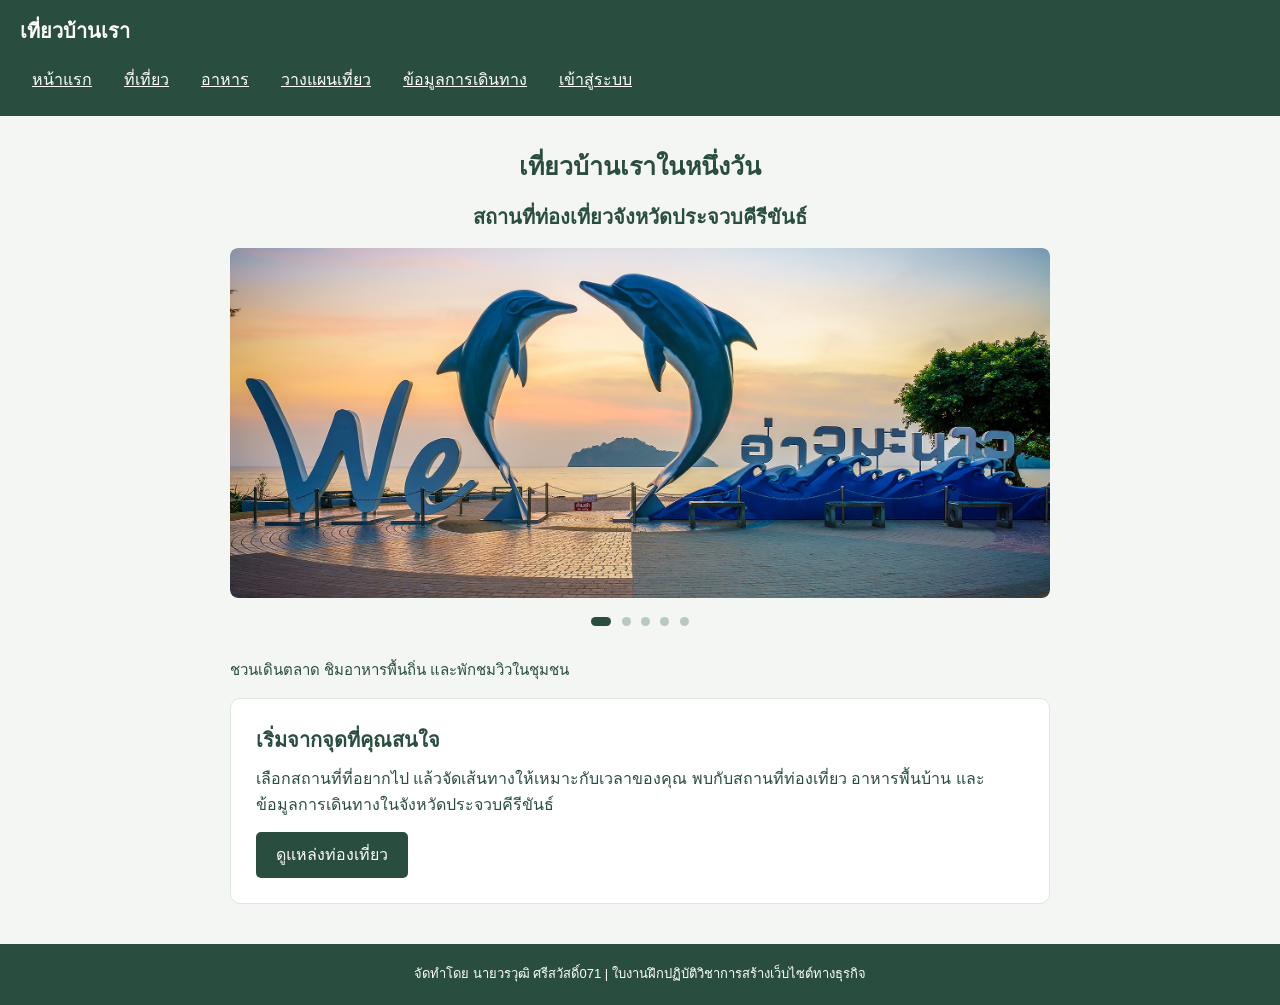
<file: index.html>
<!DOCTYPE html>
<html lang="th">
<head>
<meta charset="UTF-8">
<meta name="viewport" content="width=device-width, initial-scale=1.0">
<title>เที่ยวบ้านเรา</title>
<link rel="stylesheet" href="style.css">
<style>
/* ตั้งค่าพื้นฐาน */
* {
    margin: 0;
    padding: 0;
    box-sizing: border-box;
}

body {
    font-family: Arial, sans-serif;
    background: #f3f6f3;
    color: #294d3e;
    line-height: 1.6;
}

/* ส่วนหัวเว็บไซต์ */
header {
    background: #294d3e;
    color: white;
    padding: 15px 20px;
}

.site-name {
    font-size: 20px;
    font-weight: bold;
    margin-bottom: 12px;
}


/* เนื้อหาหลัก */
main {
    max-width: 850px;
    margin: 30px auto;
    padding: 0 15px;
}

h1 {
    text-align: center;
    font-size: 25px;
    margin-bottom: 15px;
}

h2 {
    text-align: center;
    font-size: 20px;
    margin-bottom: 15px;
}

/* พื้นที่รูปภาพ */
.slider {
    width: 100%;
    height: 350px;
    overflow: hidden;
    background: #dce8df;
    border-radius: 5px;
}

.slider img {
    width: 100%;
    height: 100%;
    object-fit: cover;
}

/* จุดใต้รูปภาพ */
.dots {
    text-align: center;
    margin: 10px 0 25px;
}

.dot {
    display: inline-block;
    width: 9px;
    height: 9px;
    background: #b8c9bf;
    border-radius: 50%;
    margin: 0 3px;
}

.dot.active {
    width: 20px;
    border-radius: 10px;
    background: #294d3e;
}

/* คำอธิบาย */
.description {
    font-size: 15px;
    margin-bottom: 15px;
}

/* กล่องข้อมูล */
.card {
    background: white;
    padding: 25px;
    border-radius: 10px;
    border: 1px solid #dce7df;
    margin-bottom: 20px;
}

.card h2 {
    text-align: left;
    margin-bottom: 10px;
}

.card p {
    margin-bottom: 15px;
}

.button {
    display: inline-block;
    background: #294d3e;
    color: white;
    padding: 10px 20px;
    border-radius: 5px;
    text-decoration: none;
}

.button:hover {
    background: #3e7059;
}

/* หน้าเข้าสู่ระบบ */
#loginPage {
    display: none;
    max-width: 450px;
    margin: 25px auto;
    padding: 30px 20px;
}

.login-box {
    background: white;
    padding: 25px;
    border-radius: 12px;
    border: 1px solid #dce7df;
    box-shadow: 0 3px 12px rgba(0,0,0,0.05);
}

.login-box h1 {
    color: #294d3e;
    margin-bottom: 10px;
}

.login-box .welcome {
    text-align: center;
    font-size: 13px;
    color: #777;
    margin-bottom: 20px;
}

.login-box label {
    display: block;
    font-weight: bold;
    margin: 12px 0 5px;
    font-size: 14px;
}

.login-box input,
.login-box select {
    width: 100%;
    padding: 11px;
    border: 1px solid #cbd8cf;
    border-radius: 6px;
    font-size: 14px;
}

.password-row {
    display: flex;
    gap: 5px;
}

.password-row input {
    flex: 1;
    min-width: 0;
}

.password-row button {
    padding: 8px 12px;
    background: #294d3e;
    color: white;
    border: none;
    border-radius: 6px;
    cursor: pointer;
}

.login-button {
    width: 100%;
    padding: 12px;
    margin-top: 30px;
    background: #294d3e;
    color: white;
    border: none;
    border-radius: 6px;
    font-size: 15px;
    font-weight: bold;
    cursor: pointer;
}

.login-button:hover {
    background: #3e7059;
}

.admin-info {
    background: #f0f5f1;
    padding: 12px;
    margin-top: 15px;
    border-radius: 7px;
    font-size: 13px;
}

/* ส่วนท้าย */
footer {
    text-align: center;
    padding: 20px;
    background: #294d3e;
    color: white;
    font-size: 13px;
    margin-top: 40px;
}

/* รองรับโทรศัพท์ */
@media (max-width: 600px) {
    nav ul {
        gap: 12px;
    }

    .slider {
        height: 220px;
    }

    h1 {
        font-size: 21px;
    }
}
/* กรอบรูปภาพ */
.slider {
    position: relative;
    width: 100%;
    height: 350px;
    overflow: hidden;
    border-radius: 8px;
}

/* ขนาดรูปภาพ */
.slider img {
    width: 100%;
    height: 100%;
    object-fit: cover;
}

/* ปุ่มลูกศร */
.slide-arrow {
    position: absolute;
    top: 50%;
    transform: translateY(-50%);
    background: rgba(0, 0, 0, 0.45);
    color: white;
    border: none;
    padding: 10px 14px;
    font-size: 20px;
    border-radius: 5px;
    cursor: pointer;
}

/* ปุ่มซ้าย */
.prev {
    left: 12px;
}

/* ปุ่มขวา */
.next {
    right: 12px;
}

/* จุดเลือกภาพ */
.dot {
    border: none;
    cursor: pointer;
    padding: 0;
    vertical-align: middle;
}
</style>
</head>

<body>

<!-- ส่วนหัวเว็บไซต์ -->
<header>
    <p class="site-name">เที่ยวบ้านเรา</p>

    <nav aria-label="เมนูหลัก">
        <ul>
            <li><a href="#" onclick="showHome()">หน้าแรก</a></li>
            <li><a href="places.html">ที่เที่ยว</a></li>
            <li><a href="food.html">อาหาร</a></li>
            <li><a href="plan.html">วางแผนเที่ยว</a></li>
            <li><a href="travel.html">ข้อมูลการเดินทาง</a></li>
            <li><a href="#" onclick="showLogin()">เข้าสู่ระบบ</a></li>
        </ul>
    </nav>
</header>

<!-- หน้าแรก -->
<main id="homePage">

    <h1>เที่ยวบ้านเราในหนึ่งวัน</h1>

    <h2>สถานที่ท่องเที่ยวจังหวัดประจวบคีรีขันธ์</h2>

  <!-- สไลด์รูปภาพ -->
<div class="slider">
	<img id="slideImage"src="images/aomanow.jpg">
	<img id="slideImage"src="images/Kaow.jpg">
	<img id="slideImage"src="images/KLM.jpg">
	<img id="slideImage"src="images/lukmuang.jpg">
	<img id="slideImage"src="images/sapanpla.jpg">
</div>

<!-- จุดเลือกภาพ -->
<div class="dots">
    <button class="dot active" onclick="showSlide(0)"></button>
    <button class="dot" onclick="showSlide(1)"></button>
    <button class="dot" onclick="showSlide(2)"></button>
    <button class="dot" onclick="showSlide(3)"></button>
    <button class="dot" onclick="showSlide(4)"></button>
</div>

    <p class="description">
        ชวนเดินตลาด ชิมอาหารพื้นถิ่น และพักชมวิวในชุมชน
    </p>

    <section class="card">
        <h2>เริ่มจากจุดที่คุณสนใจ</h2>

        <p>
            เลือกสถานที่ที่อยากไป แล้วจัดเส้นทางให้เหมาะกับเวลาของคุณ
            พบกับสถานที่ท่องเที่ยว อาหารพื้นบ้าน
            และข้อมูลการเดินทางในจังหวัดประจวบคีรีขันธ์
        </p>

        <a class="button" href="places.html">
            ดูแหล่งท่องเที่ยว
        </a>
    </section>

</main>

<!-- หน้าเข้าสู่ระบบ -->
<section id="loginPage">

    <div class="login-box">

        <h1>เข้าสู่ระบบ</h1>

        <p class="welcome">
            ยินดีต้อนรับสู่เว็บไซต์เที่ยวบ้านเรา
        </p>

        <form onsubmit="login(event)">

            <label>ชื่อผู้ใช้</label>
            <input type="text"
                   id="username"
                   placeholder="กรอกชื่อผู้ใช้"
                   required>

            <label>รหัสผ่าน</label>

            <div class="password-row">
                <input type="password"
                       id="password"
                       placeholder="กรอกรหัสผ่าน"
                       required>

                <button type="button" onclick="showPassword()">
                    แสดง
                </button>
            </div>

            <label>ประเภทผู้ใช้งาน</label>

            <select id="userType">
                <option value="สมาชิก (User)">สมาชิก (User)</option>
                <option value="ผู้ดูแลระบบ (Admin)">ผู้ดูแลระบบ (Admin)</option>
            </select>

            <button type="submit" class="login-button">
                เข้าสู่ระบบ
            </button>

        </form>

        <div class="admin-info">
            <strong>บัญชีทดลองสำหรับผู้ปฏิบัติ</strong>
            <p>Admin: admin / admin123</p>
        </div>

    </div>

</section>

<!-- ส่วนท้ายเว็บไซต์ -->
<footer>
    <p>
        จัดทำโดย นายวรวุฒิ ศรีสวัสดิ์071
        | ใบงานฝึกปฏิบัติวิชาการสร้างเว็บไซต์ทางธุรกิจ
    </p>
</footer>

<script>

// แสดงหน้าแรก
function showHome() {
    document.getElementById("homePage").style.display = "block";
    document.getElementById("loginPage").style.display = "none";
}

// แสดงหน้าเข้าสู่ระบบ
function showLogin() {
    document.getElementById("homePage").style.display = "none";
    document.getElementById("loginPage").style.display = "block";
}

// แสดงหรือซ่อนรหัสผ่าน
function showPassword() {
    let password = document.getElementById("password");

    if (password.type === "password") {
        password.type = "text";
    } else {
        password.type = "password";
    }
}

// ระบบเข้าสู่ระบบตัวอย่าง
function login(event) {
    event.preventDefault();

    let username = document.getElementById("username").value;
    let userType = document.getElementById("userType").value;

    alert("ยินดีต้อนรับ " + username +
          "\nประเภทผู้ใช้งาน: " + userType);
}
// รายชื่อไฟล์รูปภาพทั้งหมด
const images = [
    "images/aomanow.jpg",
    "images/Kaow.jpg",
    "images/KLM.jpg",
    "images/lukmuang.jpg",
    "images/sapanpla.jpg"
];

// ชื่อสถานที่
const captions = [
    "อ่าวมะนาว",
    "เขาช่องกระจก",
    "เขาล้อมหมวก",
    "ศาลหลักเมือง",
    "สะพานปลา"
];

let currentSlide = 0;

// ฟังก์ชันแสดงรูปภาพ
function showSlide(index) {

    currentSlide =
        (index + images.length) % images.length;

    const image =
        document.getElementById("slideImage");

    image.src = images[currentSlide];
    image.alt = captions[currentSlide];

    const dots = document.querySelectorAll(".dots .dot");

    dots.forEach((dot, i) => {
        dot.classList.toggle(
            "active", i === currentSlide
        );
    });
}

// ฟังก์ชันเลื่อนภาพ
function changeSlide(step) {
    showSlide(currentSlide + step);
}

// เปลี่ยนรูปอัตโนมัติทุก 4 วินาที
setInterval(function() {
    changeSlide(1);
}, 4000);
</script>

</body>
</html>
</file>
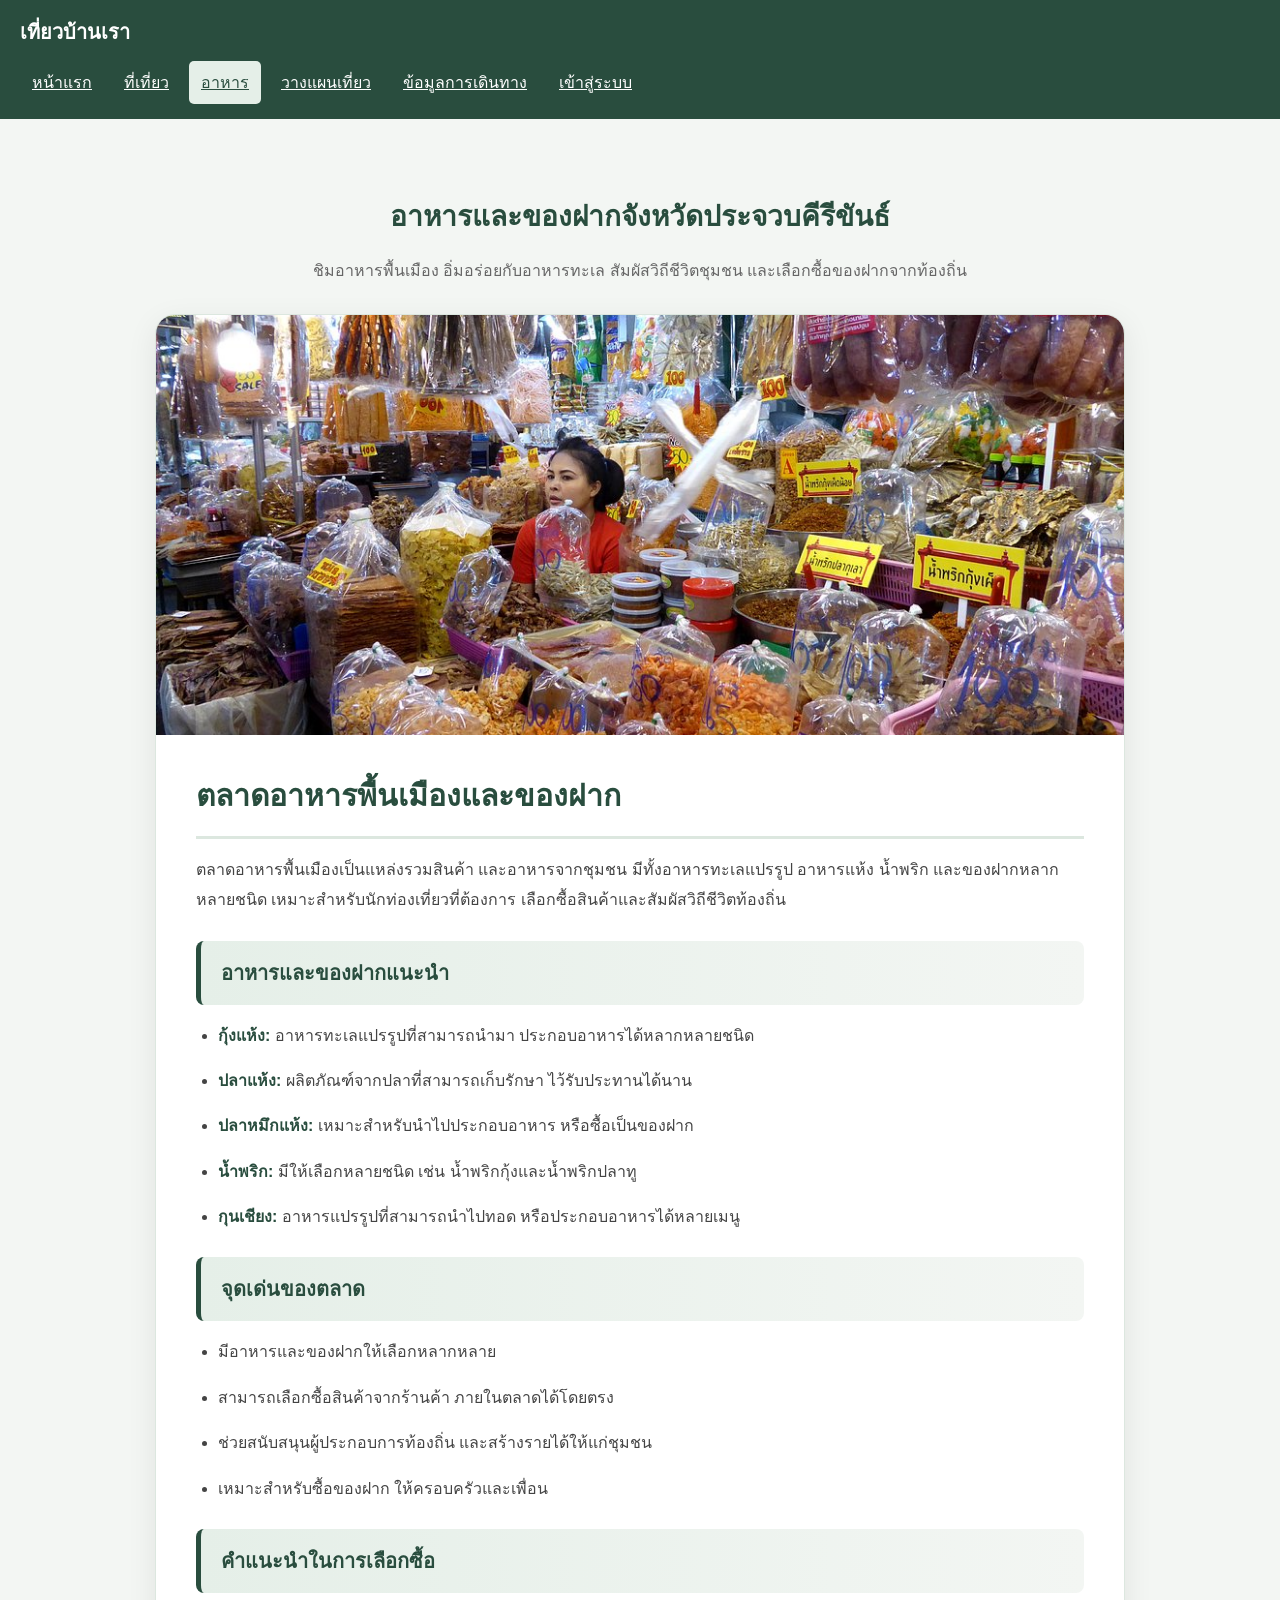
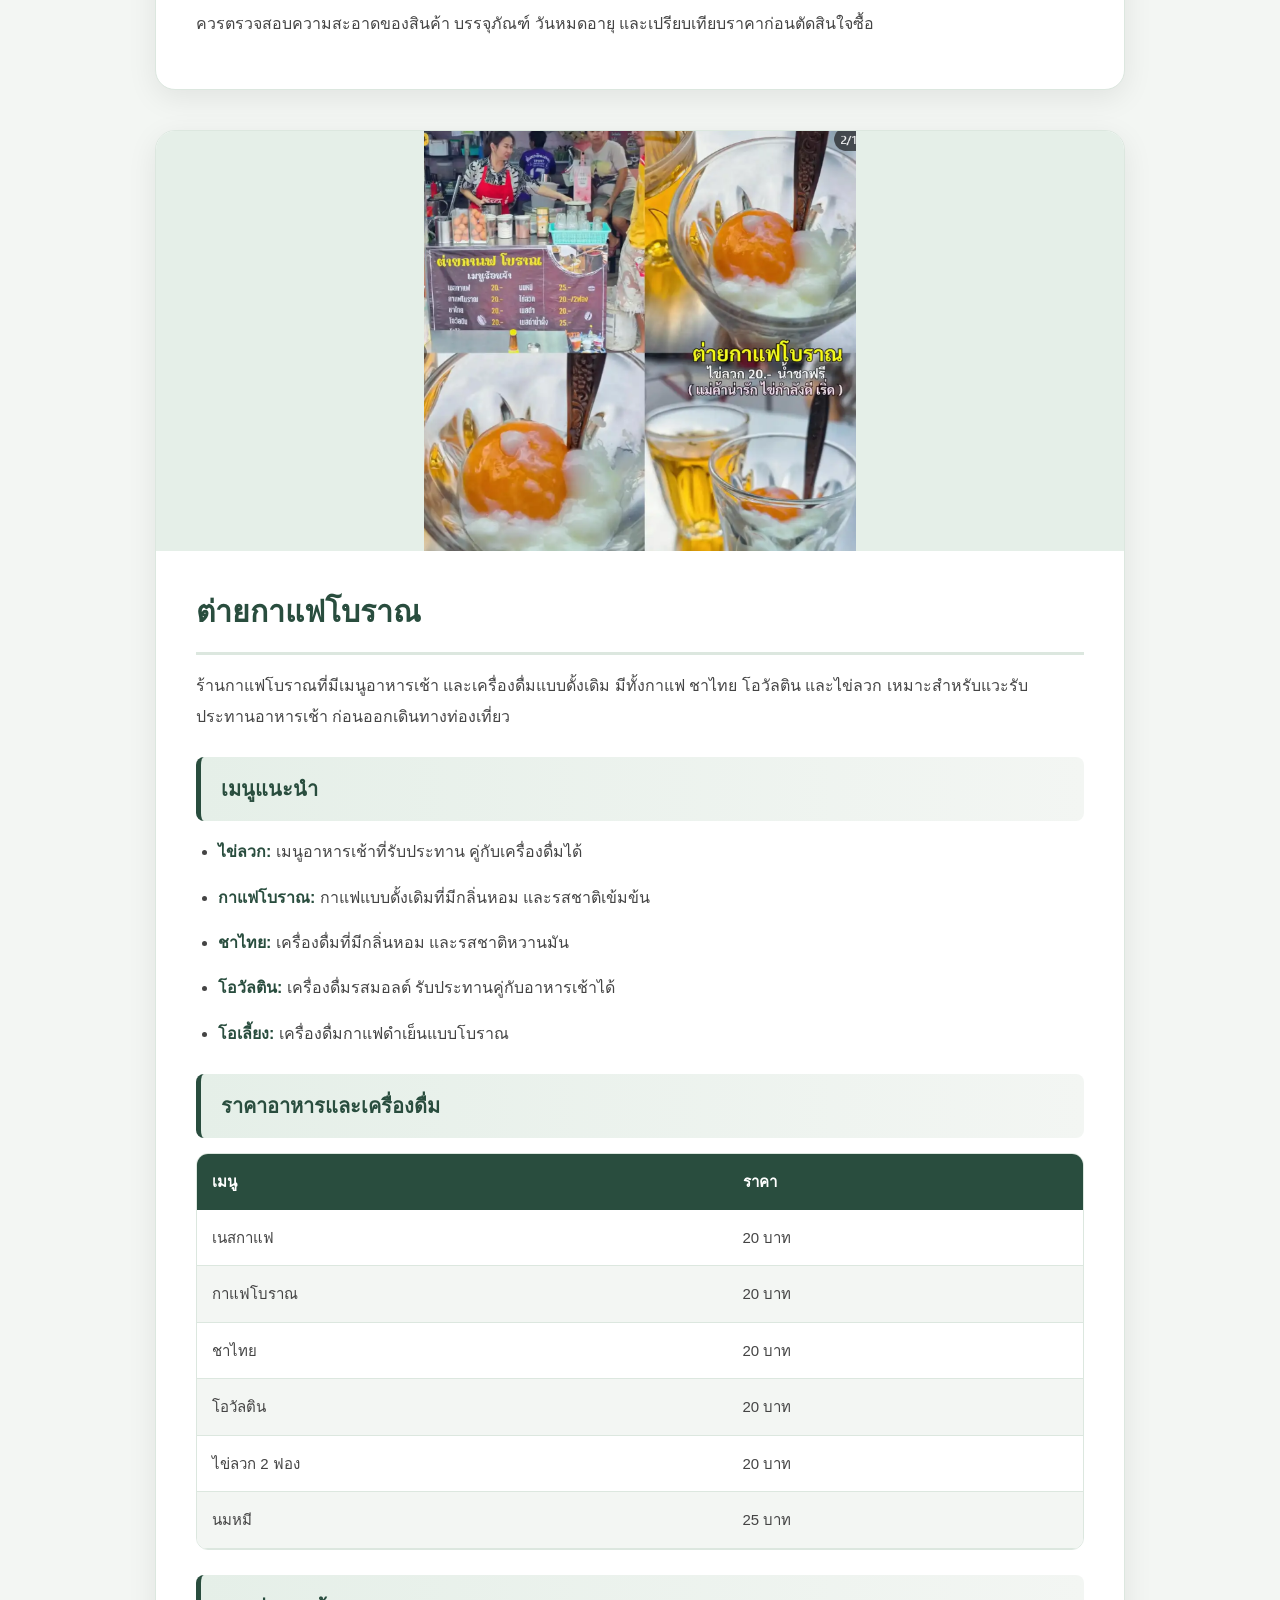
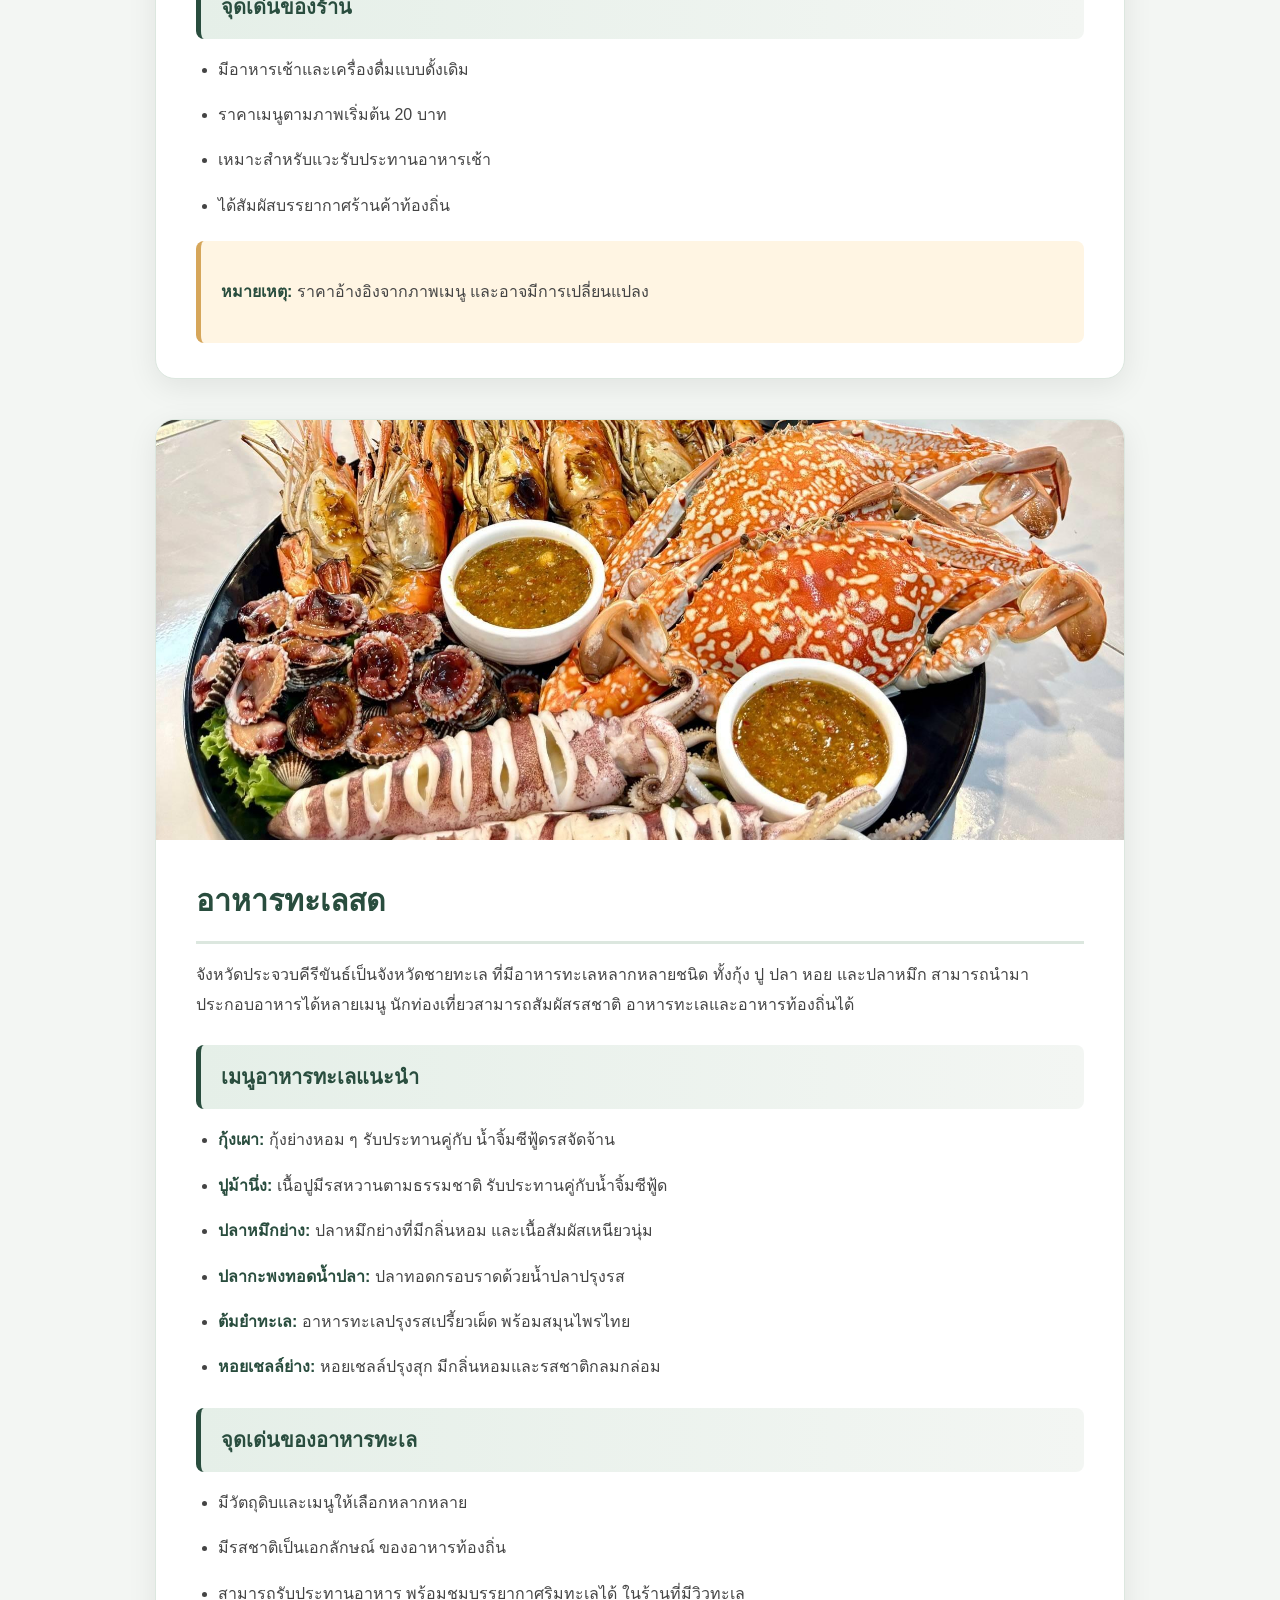
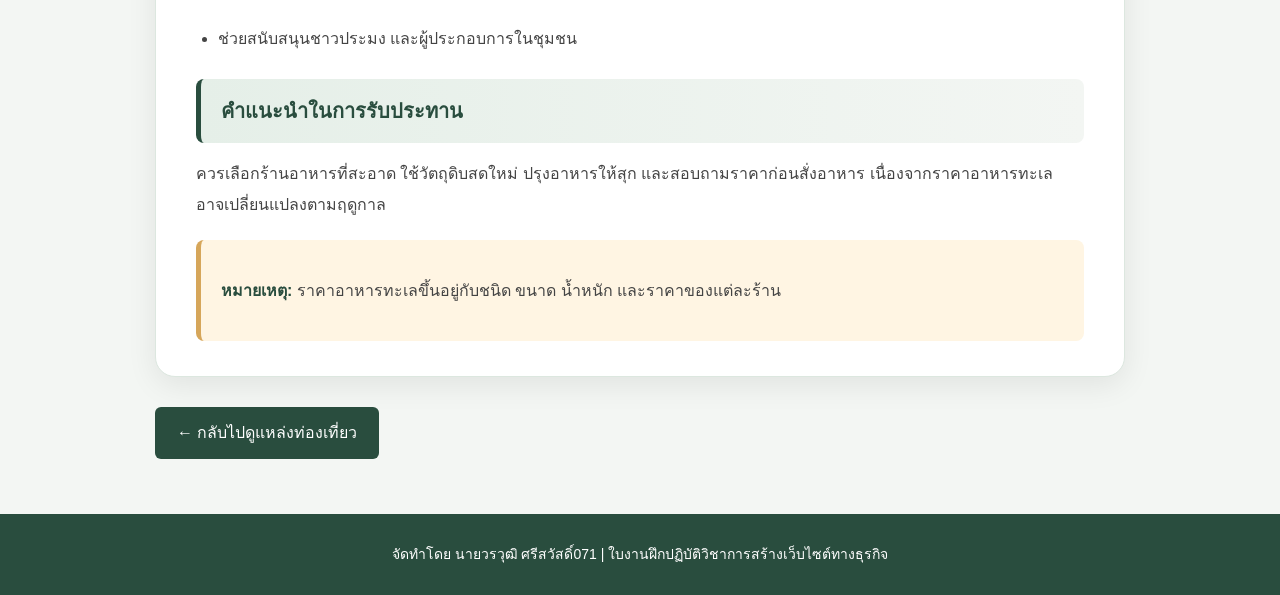
<file: food.html>
<!DOCTYPE html>
<html lang="th">
<head>
    <meta charset="UTF-8">
    <meta name="viewport" content="width=device-width, initial-scale=1.0">
    <title>อาหาร | เที่ยวบ้านเรา</title>

    <link rel="stylesheet" href="style.css">

    <style>

        /* ตั้งค่าพื้นฐานเว็บไซต์ */
        * {
            box-sizing: border-box;
        }

        body {
            margin: 0;
            font-family: Arial, sans-serif;
            background: #F3F6F3;
            color: #294D3E;
            line-height: 1.7;
        }

        /* ส่วนหัวและส่วนท้ายเว็บไซต์ */
        header, footer {
            background: #294D3E;
            color: white;
            padding: 15px 20px;
        }

        .site-name {
            font-size: 20px;
            font-weight: bold;
            margin: 0 0 12px;
        }

        /* เมนูด้านบน */
        nav ul {
            display: flex;
            flex-wrap: wrap;
            list-style: none;
            padding: 0;
            margin: 0;
            gap: 8px;
        }

        nav a {
            display: block;
            padding: 8px 12px;
            color: white;
            border-radius: 5px;
            transition: 0.2s;
        }

        nav a:hover,
        nav a[aria-current="page"] {
            background: #E5EFE8;
            color: #294D3E;
        }

        /* พื้นที่เนื้อหาหลัก */
        main {
            width: 95%;
            max-width: 1350px;
            margin: 30px auto;
            padding: 15px;
        }

        /* หัวข้อใหญ่ของเว็บไซต์ */
        h1 {
            text-align: center;
            font-size: 28px;
            color: #294D3E;
            margin-bottom: 10px;
        }

        /* ข้อความใต้หัวข้อใหญ่ */
        .subtitle {
            text-align: center;
            color: #666666;
            margin-bottom: 30px;
        }

        /* จัดอาหารเป็น 3 คอลัมน์ */
        .food-grid {
            display: grid;
            grid-template-columns: repeat(3, minmax(0, 1fr));
            gap: 20px;
            align-items: stretch;
        }

        /* กรอบข้อมูลอาหาร */
        .food-card {
            background: #FFFFFF;
            border: 1px solid #DCE7DF;
            border-radius: 12px;
            overflow: hidden;
            box-shadow: 0 3px 10px rgba(0,0,0,0.08);
            transition: 0.3s;
        }

        .food-card:hover {
            transform: translateY(-4px);
            box-shadow: 0 6px 15px rgba(0,0,0,0.12);
        }

        /* ขนาดรูปภาพ */
        .food-card img {
            display: block;
            width: 100%;
            height: 280px;
            object-fit: contain;
            background: #E5EFE8;
            border-radius: 0;
        }

        /* พื้นที่ข้อความ */
        .food-info {
            padding: 22px;
        }

        /* หัวข้อหลักชื่ออาหาร */
        .food-info h2 {
            font-size: 23px;
            color: #294D3E;
            font-weight: bold;
            margin-top: 0;
            margin-bottom: 15px;
            padding-bottom: 10px;
            border-bottom: 2px solid #DCE7DF;
        }

        /* หัวข้อย่อย */
        .food-info h3 {
            font-size: 18px;
            font-weight: bold;
            color: #294D3E;
            background: #E5EFE8;
            border-left: 5px solid #294D3E;
            border-radius: 4px;
            padding: 10px 12px;
            margin-top: 25px;
            margin-bottom: 15px;
        }

        /* ข้อความอธิบาย */
        .food-info p {
            font-size: 15px;
            color: #444444;
            line-height: 1.8;
            margin-bottom: 15px;
        }

        /* รายการข้อมูล */
        .food-info ul {
            padding-left: 22px;
            margin-bottom: 15px;
        }

        /* ข้อความแต่ละรายการ */
        .food-info li {
            font-size: 15px;
            line-height: 1.8;
            color: #444444;
            margin-bottom: 12px;
        }

        /* ข้อความตัวหนา */
        .food-info strong {
            color: #294D3E;
            font-weight: bold;
        }

        /* ตารางราคาอาหาร */
        .price-table {
            width: 100%;
            border-collapse: collapse;
            font-size: 15px;
            margin-top: 15px;
        }

        .price-table th {
            background: #294D3E;
            color: white;
            padding: 10px;
            text-align: left;
        }

        .price-table td {
            padding: 10px;
            border-bottom: 1px solid #DCE7DF;
            color: #444444;
        }

        .price-table tr:nth-child(even) {
            background: #F3F6F3;
        }

        /* กล่องหมายเหตุ */
        .note {
            background: #F3F6F3;
            padding: 12px;
            border-radius: 6px;
            margin-top: 20px;
        }

        /* ปุ่มกลับหน้าแรก */
        .back-button {
            display: inline-block;
            background: #294D3E;
            color: white;
            padding: 12px 22px;
            border-radius: 6px;
            text-decoration: none;
            margin-top: 30px;
            transition: 0.2s;
        }

        .back-button:hover {
            background: #3E7059;
        }

        /* ส่วนท้ายเว็บไซต์ */
        footer {
            text-align: center;
            margin-top: 30px;
            font-size: 14px;
        }

        /* รองรับหน้าจอแท็บเล็ต */
        @media (max-width: 1000px) {

            .food-grid {
                grid-template-columns: repeat(2, 1fr);
            }

        }

        /* รองรับหน้าจอโทรศัพท์ */
        @media (max-width: 700px) {

            .food-grid {
                grid-template-columns: 1fr;
            }

            .food-card img {
                height: 280px;
            }

            .food-info {
                padding: 18px;
            }

            h1 {
                font-size: 23px;
            }

        }
/* จัดความกว้างของหน้าอาหาร */
main {
    width: 95%;
    max-width: 1000px;
    margin: 40px auto;
    padding: 15px;
}

/* จัดอาหารเรียงแนวตั้ง */
.food-grid {
    grid-template-columns: 1fr;
    gap: 40px;
}

/* ตกแต่งกรอบอาหาร */
.food-card {
    background: #FFFFFF;
    border-radius: 20px;
    overflow: hidden;
    border: 1px solid #DCE7DF;
    box-shadow: 0 8px 30px rgba(0,0,0,0.08);
}

/* ปรับขนาดรูปภาพ */
.food-card img {
    width: 100%;
    height: 420px;
    object-fit: cover;
    object-position: center;
    display: block;
}

/* รูปร้านกาแฟให้แสดงครบ */
.food-card:nth-child(2) img {
    object-fit: contain;
}

/* จัดระยะห่างของเนื้อหา */
.food-info {
    padding: 35px 40px;
}

/* ตกแต่งหัวข้อหลัก */
.food-info h2 {
    font-size: 30px;
    color: #294D3E;
    text-align: left;
    padding-bottom: 15px;
    border-bottom: 3px solid #DCE7DF;
}

/* ตกแต่งหัวข้อย่อย */
.food-info h3 {
    font-size: 20px;
    color: #294D3E;
    background: linear-gradient(
        to right,
        #E5EFE8,
        #F3F6F3
    );
    border-left: 5px solid #294D3E;
    border-radius: 8px;
    padding: 15px 20px;
}

/* ตกแต่งข้อความ */
.food-info p,
.food-info li {
    font-size: 16px;
    color: #444444;
    line-height: 1.9;
    margin-bottom: 15px;
}

/* ตกแต่งตารางราคา */
.price-table {
    width: 100%;
    border-collapse: separate;
    border-spacing: 0;
    border: 1px solid #DCE7DF;
    border-radius: 12px;
    overflow: hidden;
}

.price-table th {
    background: #294D3E;
    color: white;
    padding: 15px;
}

.price-table td {
    padding: 15px;
}

/* ตกแต่งกล่องหมายเหตุ */
.note {
    background: #FFF5E3;
    border-left: 5px solid #D6A65A;
    border-radius: 8px;
    padding: 20px;
}

/* รองรับหน้าจอโทรศัพท์ */
@media (max-width: 700px) {
    .food-grid {
        grid-template-columns: 1fr;
        gap: 25px;
    }

    .food-card img {
        height: 250px;
    }

    .food-info {
        padding: 20px;
    }

    .food-info h2 {
        font-size: 24px;
    }

    .food-info h3 {
        font-size: 18px;
    }
}

    </style>

</head>

<body>

<!-- ส่วนหัวเว็บไซต์ -->
<header>

    <p class="site-name">เที่ยวบ้านเรา</p>

    <!-- เมนูนำทาง -->
    <nav>
        <ul>

            <li><a href="index.html">หน้าแรก</a></li>

            <li><a href="places.html">ที่เที่ยว</a></li>

            <li><a href="food.html"
                   aria-current="page">อาหาร</a></li>

            <li><a href="plan.html">วางแผนเที่ยว</a></li>

            <li><a href="travel.html">ข้อมูลการเดินทาง</a></li>

            <li><a href="index.html">เข้าสู่ระบบ</a></li>

        </ul>
    </nav>

</header>

<!-- เนื้อหาหลัก -->
<main>

    <!-- หัวข้อใหญ่ -->
    <h1>อาหารและของฝากจังหวัดประจวบคีรีขันธ์</h1>

    <!-- ข้อความแนะนำ -->
    <p class="subtitle">
        ชิมอาหารพื้นเมือง อิ่มอร่อยกับอาหารทะเล
        สัมผัสวิถีชีวิตชุมชน และเลือกซื้อของฝากจากท้องถิ่น
    </p>

    <div class="food-grid">

        <!-- ================================= -->
        <!-- หมวดที่ 1 ตลาดอาหารและของฝาก -->
        <!-- ================================= -->

        <div class="food-card">

            <!-- รูปภาพตลาด -->
            <img src="images/market1.jpg"
                 alt="ตลาดอาหารพื้นเมืองและของฝาก">

            <div class="food-info">

                <!-- หัวข้อหลัก -->
                <h2>ตลาดอาหารพื้นเมืองและของฝาก</h2>

                <!-- ข้อความแนะนำ -->
                <p>
                    ตลาดอาหารพื้นเมืองเป็นแหล่งรวมสินค้า
                    และอาหารจากชุมชน มีทั้งอาหารทะเลแปรรูป
                    อาหารแห้ง น้ำพริก และของฝากหลากหลายชนิด
                    เหมาะสำหรับนักท่องเที่ยวที่ต้องการ
                    เลือกซื้อสินค้าและสัมผัสวิถีชีวิตท้องถิ่น
                </p>

                <!-- หัวข้อย่อยที่ 1 -->
                <h3>อาหารและของฝากแนะนำ</h3>

                <!-- ข้อความรายละเอียด -->
                <ul>

                    <li>
                        <strong>กุ้งแห้ง:</strong>
                        อาหารทะเลแปรรูปที่สามารถนำมา
                        ประกอบอาหารได้หลากหลายชนิด
                    </li>

                    <li>
                        <strong>ปลาแห้ง:</strong>
                        ผลิตภัณฑ์จากปลาที่สามารถเก็บรักษา
                        ไว้รับประทานได้นาน
                    </li>

                    <li>
                        <strong>ปลาหมึกแห้ง:</strong>
                        เหมาะสำหรับนำไปประกอบอาหาร
                        หรือซื้อเป็นของฝาก
                    </li>

                    <li>
                        <strong>น้ำพริก:</strong>
                        มีให้เลือกหลายชนิด เช่น
                        น้ำพริกกุ้งและน้ำพริกปลาทู
                    </li>

                    <li>
                        <strong>กุนเชียง:</strong>
                        อาหารแปรรูปที่สามารถนำไปทอด
                        หรือประกอบอาหารได้หลายเมนู
                    </li>

                </ul>

                <!-- หัวข้อย่อยที่ 2 -->
                <h3>จุดเด่นของตลาด</h3>

                <ul>

                    <li>
                        มีอาหารและของฝากให้เลือกหลากหลาย
                    </li>

                    <li>
                        สามารถเลือกซื้อสินค้าจากร้านค้า
                        ภายในตลาดได้โดยตรง
                    </li>

                    <li>
                        ช่วยสนับสนุนผู้ประกอบการท้องถิ่น
                        และสร้างรายได้ให้แก่ชุมชน
                    </li>

                    <li>
                        เหมาะสำหรับซื้อของฝาก
                        ให้ครอบครัวและเพื่อน
                    </li>

                </ul>

                <!-- หัวข้อย่อยที่ 3 -->
                <h3>คำแนะนำในการเลือกซื้อ</h3>

                <p>
                    ควรตรวจสอบความสะอาดของสินค้า
                    บรรจุภัณฑ์ วันหมดอายุ
                    และเปรียบเทียบราคาก่อนตัดสินใจซื้อ
                </p>

            </div>

        </div>

        <!-- ================================= -->
        <!-- หมวดที่ 2 ต่ายกาแฟโบราณ -->
        <!-- ================================= -->

        <div class="food-card">

            <!-- รูปภาพร้านกาแฟ -->
            <img src="images/pic2.png"
                 alt="ร้านต่ายกาแฟโบราณ">

            <div class="food-info">

                <!-- หัวข้อหลัก -->
                <h2>ต่ายกาแฟโบราณ</h2>

                <!-- ข้อความแนะนำ -->
                <p>
                    ร้านกาแฟโบราณที่มีเมนูอาหารเช้า
                    และเครื่องดื่มแบบดั้งเดิม
                    มีทั้งกาแฟ ชาไทย โอวัลติน และไข่ลวก
                    เหมาะสำหรับแวะรับประทานอาหารเช้า
                    ก่อนออกเดินทางท่องเที่ยว
                </p>

                <!-- หัวข้อย่อยที่ 1 -->
                <h3>เมนูแนะนำ</h3>

                <ul>

                    <li>
                        <strong>ไข่ลวก:</strong>
                        เมนูอาหารเช้าที่รับประทาน
                        คู่กับเครื่องดื่มได้
                    </li>

                    <li>
                        <strong>กาแฟโบราณ:</strong>
                        กาแฟแบบดั้งเดิมที่มีกลิ่นหอม
                        และรสชาติเข้มข้น
                    </li>

                    <li>
                        <strong>ชาไทย:</strong>
                        เครื่องดื่มที่มีกลิ่นหอม
                        และรสชาติหวานมัน
                    </li>

                    <li>
                        <strong>โอวัลติน:</strong>
                        เครื่องดื่มรสมอลต์
                        รับประทานคู่กับอาหารเช้าได้
                    </li>

                    <li>
                        <strong>โอเลี้ยง:</strong>
                        เครื่องดื่มกาแฟดำเย็นแบบโบราณ
                    </li>

                </ul>

                <!-- หัวข้อย่อยที่ 2 -->
                <h3>ราคาอาหารและเครื่องดื่ม</h3>

                <!-- ตารางราคา -->
                <table class="price-table">

                    <thead>
                        <tr>
                            <th>เมนู</th>
                            <th>ราคา</th>
                        </tr>
                    </thead>

                    <tbody>

                        <tr>
                            <td>เนสกาแฟ</td>
                            <td>20 บาท</td>
                        </tr>

                        <tr>
                            <td>กาแฟโบราณ</td>
                            <td>20 บาท</td>
                        </tr>

                        <tr>
                            <td>ชาไทย</td>
                            <td>20 บาท</td>
                        </tr>

                        <tr>
                            <td>โอวัลติน</td>
                            <td>20 บาท</td>
                        </tr>

                        <tr>
                            <td>ไข่ลวก 2 ฟอง</td>
                            <td>20 บาท</td>
                        </tr>

                        <tr>
                            <td>นมหมี</td>
                            <td>25 บาท</td>
                        </tr>

                    </tbody>

                </table>

                <!-- หัวข้อย่อยที่ 3 -->
                <h3>จุดเด่นของร้าน</h3>

                <ul>

                    <li>
                        มีอาหารเช้าและเครื่องดื่มแบบดั้งเดิม
                    </li>

                    <li>
                        ราคาเมนูตามภาพเริ่มต้น 20 บาท
                    </li>

                    <li>
                        เหมาะสำหรับแวะรับประทานอาหารเช้า
                    </li>

                    <li>
                        ได้สัมผัสบรรยากาศร้านค้าท้องถิ่น
                    </li>

                </ul>

                <!-- หมายเหตุ -->
                <div class="note">
                    <p>
                        <strong>หมายเหตุ:</strong>
                        ราคาอ้างอิงจากภาพเมนู
                        และอาจมีการเปลี่ยนแปลง
                    </p>
                </div>

            </div>

        </div>

        <!-- ================================= -->
        <!-- หมวดที่ 3 อาหารทะเลสด -->
        <!-- ================================= -->

        <div class="food-card">

            <!-- รูปภาพอาหารทะเล -->
            <img src="images/อาหารทะเล.jpg">
            <div class="food-info">

                <!-- หัวข้อหลัก -->
                <h2>อาหารทะเลสด</h2>

                <!-- ข้อความแนะนำ -->
                <p>
                    จังหวัดประจวบคีรีขันธ์เป็นจังหวัดชายทะเล
                    ที่มีอาหารทะเลหลากหลายชนิด
                    ทั้งกุ้ง ปู ปลา หอย และปลาหมึก
                    สามารถนำมาประกอบอาหารได้หลายเมนู
                    นักท่องเที่ยวสามารถสัมผัสรสชาติ
                    อาหารทะเลและอาหารท้องถิ่นได้
                </p>

                <!-- หัวข้อย่อยที่ 1 -->
                <h3>เมนูอาหารทะเลแนะนำ</h3>

                <ul>

                    <li>
                        <strong>กุ้งเผา:</strong>
                        กุ้งย่างหอม ๆ รับประทานคู่กับ
                        น้ำจิ้มซีฟู้ดรสจัดจ้าน
                    </li>

                    <li>
                        <strong>ปูม้านึ่ง:</strong>
                        เนื้อปูมีรสหวานตามธรรมชาติ
                        รับประทานคู่กับน้ำจิ้มซีฟู้ด
                    </li>

                    <li>
                        <strong>ปลาหมึกย่าง:</strong>
                        ปลาหมึกย่างที่มีกลิ่นหอม
                        และเนื้อสัมผัสเหนียวนุ่ม
                    </li>

                    <li>
                        <strong>ปลากะพงทอดน้ำปลา:</strong>
                        ปลาทอดกรอบราดด้วยน้ำปลาปรุงรส
                    </li>

                    <li>
                        <strong>ต้มยำทะเล:</strong>
                        อาหารทะเลปรุงรสเปรี้ยวเผ็ด
                        พร้อมสมุนไพรไทย
                    </li>

                    <li>
                        <strong>หอยเชลล์ย่าง:</strong>
                        หอยเชลล์ปรุงสุก
                        มีกลิ่นหอมและรสชาติกลมกล่อม
                    </li>

                </ul>

                <!-- หัวข้อย่อยที่ 2 -->
                <h3>จุดเด่นของอาหารทะเล</h3>

                <ul>

                    <li>
                        มีวัตถุดิบและเมนูให้เลือกหลากหลาย
                    </li>

                    <li>
                        มีรสชาติเป็นเอกลักษณ์
                        ของอาหารท้องถิ่น
                    </li>

                    <li>
                        สามารถรับประทานอาหาร
                        พร้อมชมบรรยากาศริมทะเลได้
                        ในร้านที่มีวิวทะเล
                    </li>

                    <li>
                        ช่วยสนับสนุนชาวประมง
                        และผู้ประกอบการในชุมชน
                    </li>

                </ul>

                <!-- หัวข้อย่อยที่ 3 -->
                <h3>คำแนะนำในการรับประทาน</h3>

                <p>
                    ควรเลือกร้านอาหารที่สะอาด
                    ใช้วัตถุดิบสดใหม่ ปรุงอาหารให้สุก
                    และสอบถามราคาก่อนสั่งอาหาร
                    เนื่องจากราคาอาหารทะเล
                    อาจเปลี่ยนแปลงตามฤดูกาล
                </p>

                <!-- หมายเหตุ -->
                <div class="note">
                    <p>
                        <strong>หมายเหตุ:</strong>
                        ราคาอาหารทะเลขึ้นอยู่กับชนิด
                        ขนาด น้ำหนัก และราคาของแต่ละร้าน
                    </p>
                </div>

            </div>

        </div>

    </div>

  <!-- ปุ่มกลับไปดูแหล่งท่องเที่ยว -->
<a class="back-button" href="places.html">
    ← กลับไปดูแหล่งท่องเที่ยว
</a>

</main>

<!-- ส่วนท้ายเว็บไซต์ -->
<footer>

    <p>
        จัดทำโดย นายวรวุฒิ ศรีสวัสดิ์071
        | ใบงานฝึกปฏิบัติวิชาการสร้างเว็บไซต์ทางธุรกิจ
    </p>

</footer>

</body>
</html>
</file>
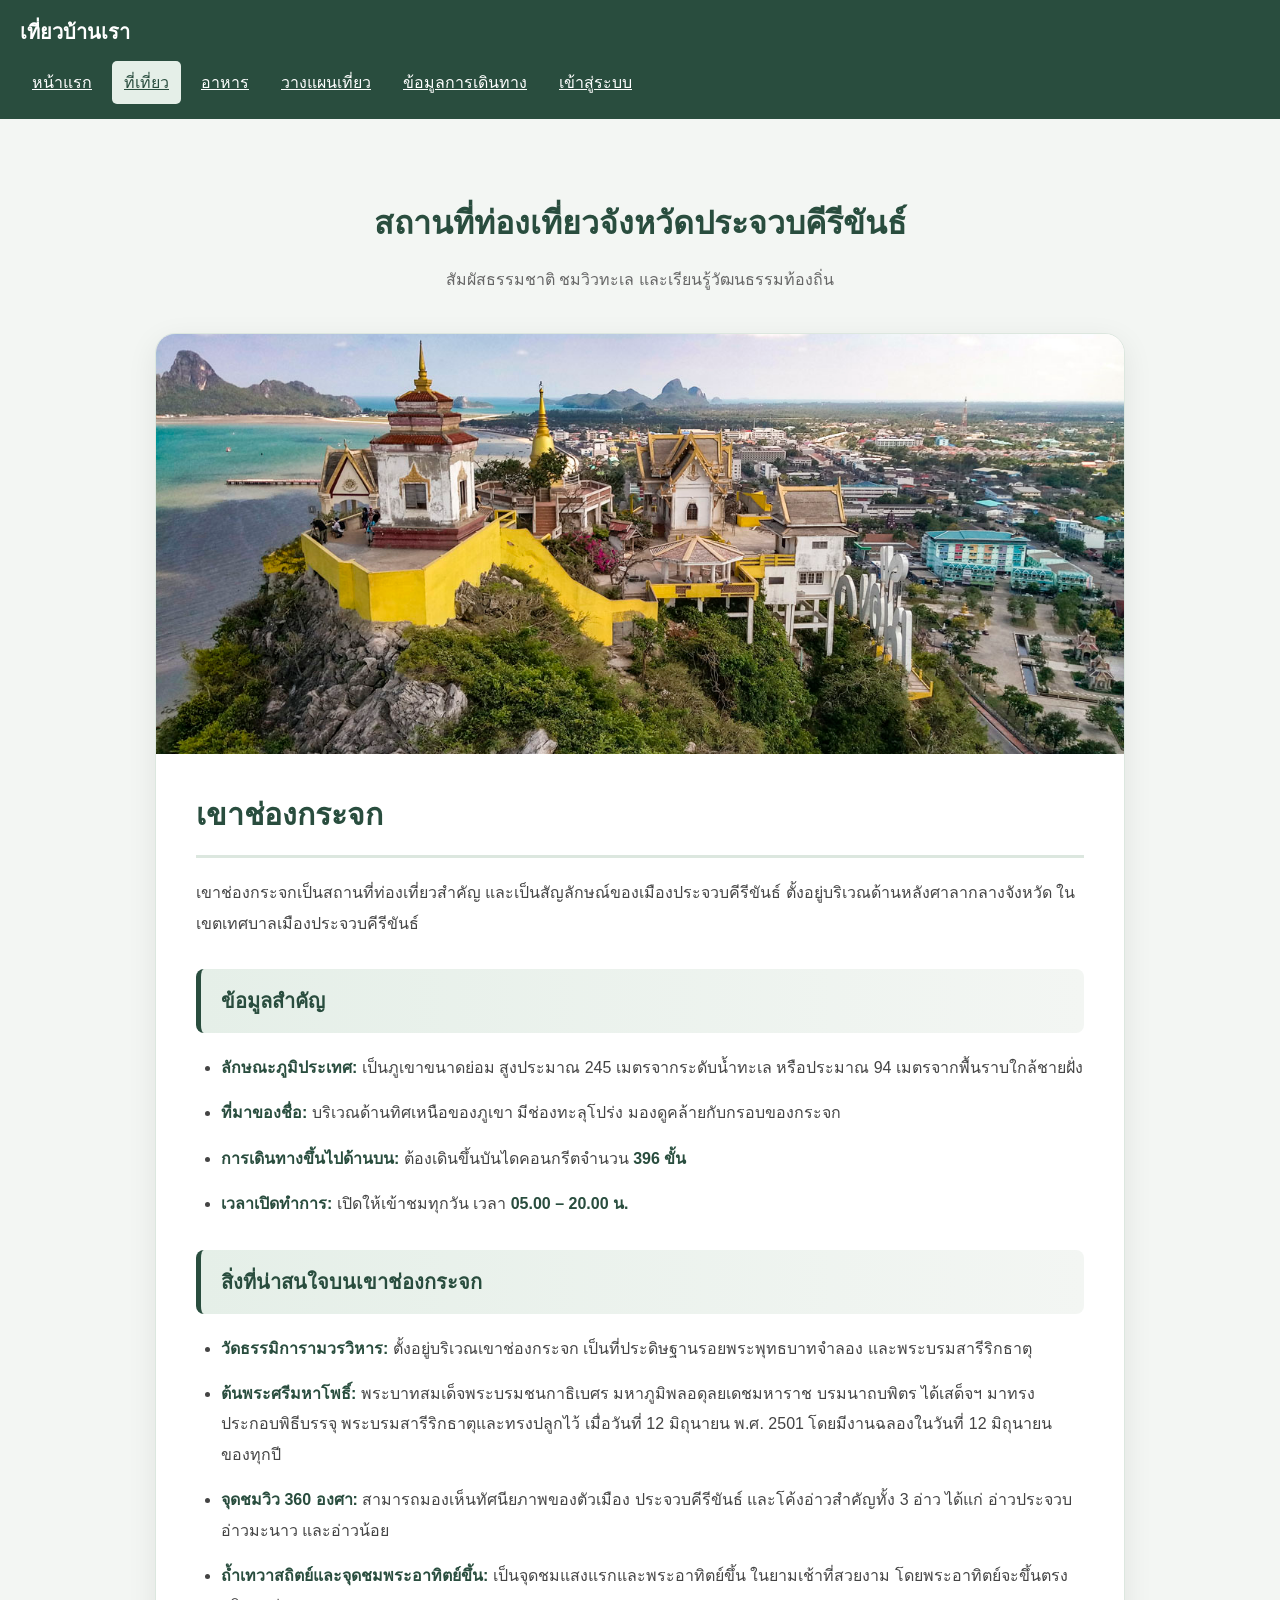
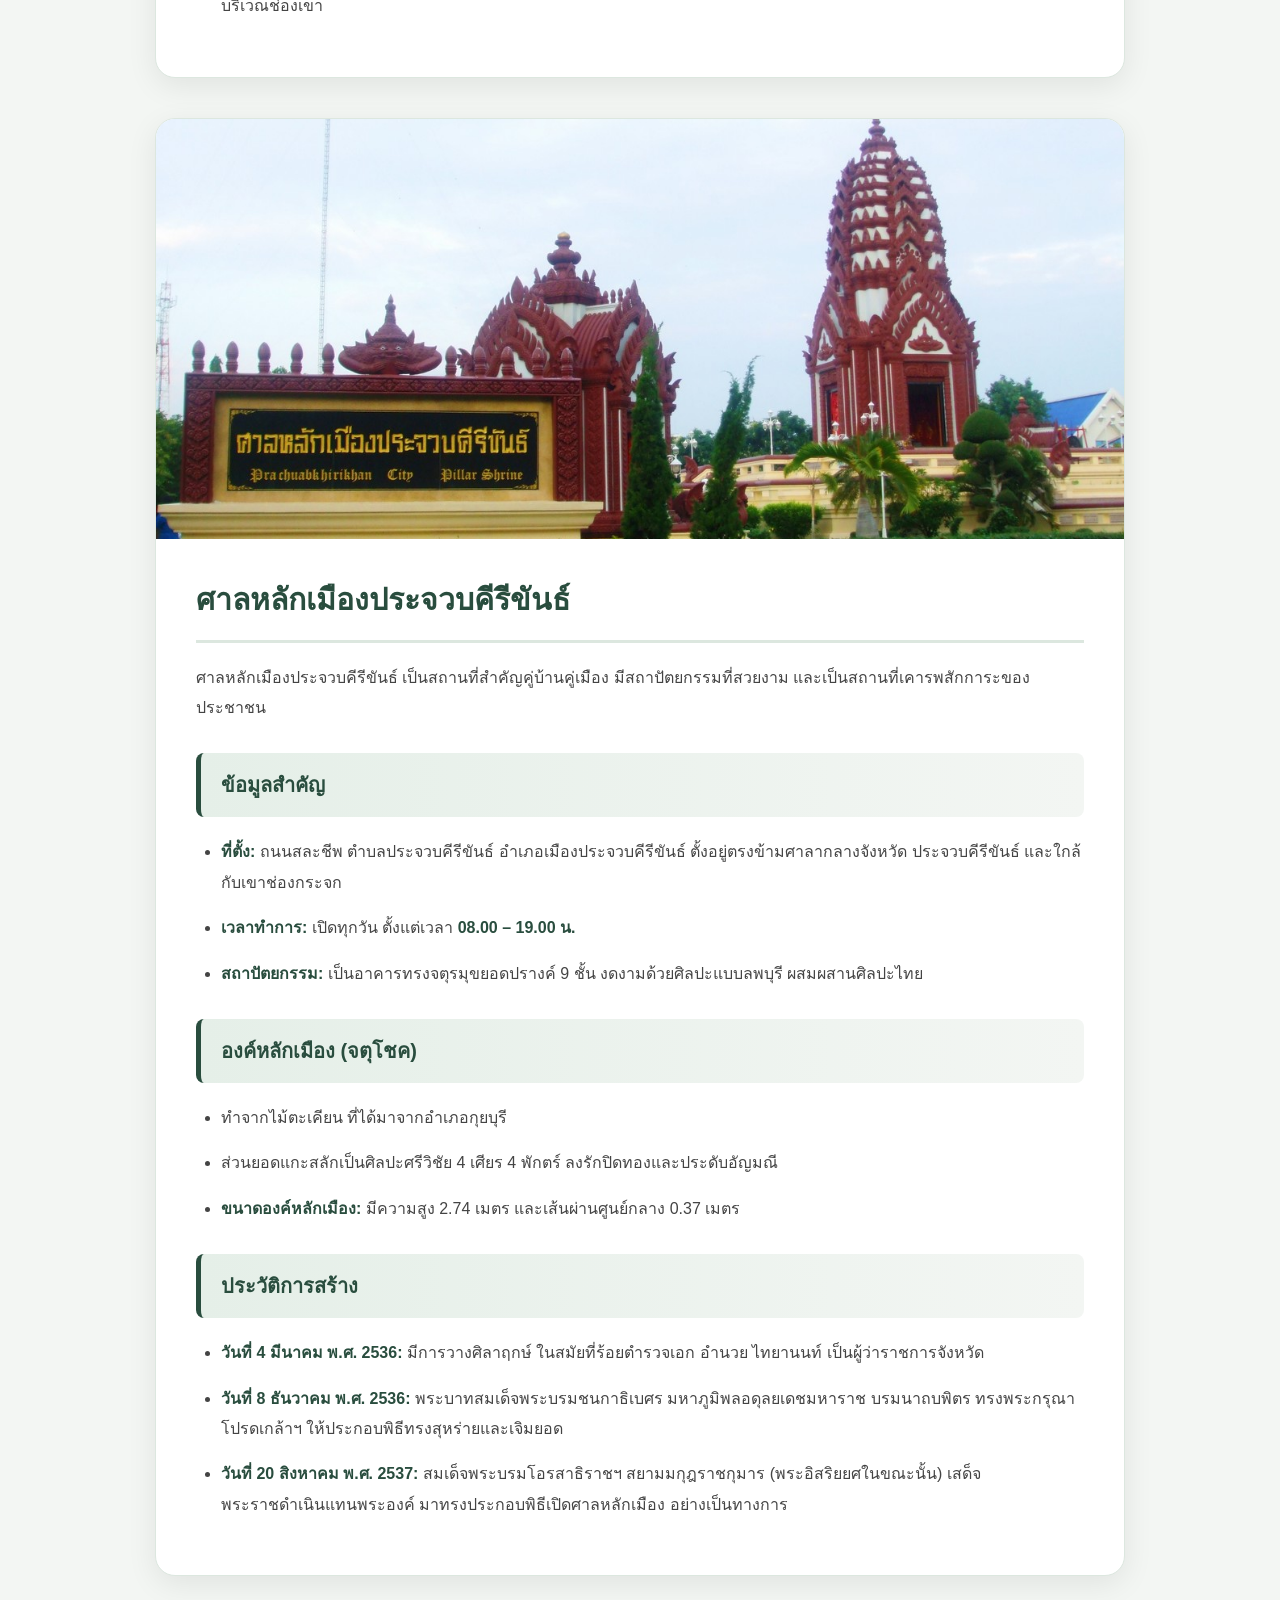
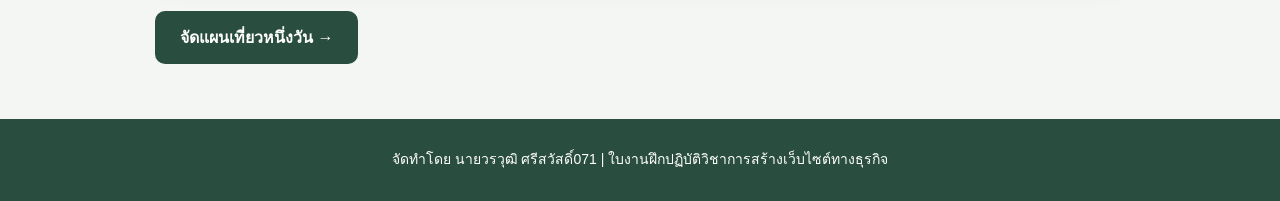
<file: places.html>
<!DOCTYPE html>
<html lang="th">
<head>
    <meta charset="UTF-8">
    <meta name="viewport" content="width=device-width, initial-scale=1.0">
    <title>ที่เที่ยว | เที่ยวบ้านเรา</title>

    <link rel="stylesheet" href="style.css">

    <style>

        /* ตั้งค่าพื้นฐานเว็บไซต์ */
        * {
            box-sizing: border-box;
        }

        body {
            margin: 0;
            font-family: Arial, sans-serif;
            background: #F3F6F3;
            color: #294D3E;
            line-height: 1.7;
        }

        /* ส่วนหัวและส่วนท้ายเว็บไซต์ */
        header, footer {
            background: #294D3E;
            color: white;
            padding: 15px 20px;
        }

        .site-name {
            font-size: 20px;
            font-weight: bold;
            margin: 0 0 12px;
        }

        /* เมนูด้านบน */
        nav ul {
            display: flex;
            flex-wrap: wrap;
            list-style: none;
            padding: 0;
            margin: 0;
            gap: 8px;
        }

        nav a {
            display: block;
            padding: 8px 12px;
            color: white;
            border-radius: 5px;
            transition: 0.2s;
        }

        nav a:hover,
        nav a[aria-current="page"] {
            background: #E5EFE8;
            color: #294D3E;
        }

       /* จัดเนื้อหาให้อยู่ตรงกลาง */
main {
    width: 95%;
    max-width: 1000px;
    margin: 40px auto;
    padding: 15px;
}

        /* หัวข้อใหญ่ของหน้าเว็บไซต์ */
        h1 {
            text-align: center;
            font-size: 28px;
            color: #294D3E;
            margin-bottom: 10px;
        }

        /* ข้อความใต้หัวข้อใหญ่ */
        .subtitle {
            text-align: center;
            color: #666666;
            margin-bottom: 30px;
        }

      /* จัดสถานที่เรียงลงมาเป็นแนวตั้ง */
.places-grid {
    display: grid;
    grid-template-columns: 1fr;
    gap: 40px;
    align-items: start;
}

      /* กรอบสถานที่ท่องเที่ยว */
.place-card {
    background: #FFFFFF;
    border-radius: 20px;
    overflow: hidden;
    border: 1px solid #DCE7DF;
    box-shadow: 0 8px 30px rgba(0,0,0,0.08);
    transition: 0.3s;
}

/* เอฟเฟกต์เมื่อเมาส์ชี้ */
.place-card:hover {
    transform: translateY(-4px);
    box-shadow: 0 12px 35px rgba(0,0,0,0.12);
}

      /* รูปภาพสถานที่ท่องเที่ยว */
.place-card img {
    width: 100%;
    height: 420px;
    object-fit: cover;
    object-position: center;
    display: block;
    border-radius: 0;
}

        /* พื้นที่ข้อความ */
        .place-info {
            padding: 25px;
        }

      /* หัวข้อหลักชื่อสถานที่ */
.place-info h2 {
    font-size: 30px;
    color: #294D3E;
    font-weight: bold;
    margin-top: 0;
    margin-bottom: 20px;
    padding-bottom: 15px;
    border-bottom: 3px solid #DCE7DF;
    text-align: left;
}

       /* หัวข้อย่อยของสถานที่ */
.place-info h3 {
    font-size: 20px;
    font-weight: bold;
    color: #294D3E;

    background: linear-gradient(
        to right,
        #E5EFE8,
        #F3F6F3
    );

    border-left: 5px solid #294D3E;
    border-radius: 8px;
    padding: 15px 20px;
    margin-top: 30px;
    margin-bottom: 20px;
}

     /* ข้อความอธิบาย */
.place-info p {
    font-size: 16px;
    color: #444444;
    line-height: 1.9;
    margin-bottom: 20px;
}

/* ข้อความแบบรายการ */
.place-info li {
    font-size: 16px;
    color: #444444;
    line-height: 1.9;
    margin-bottom: 15px;
}

        /* ข้อความแต่ละรายการ */
        .place-info li {
            font-size: 15px;
            color: #444444;
            line-height: 1.8;
            margin-bottom: 12px;
        }

        /* รายการย่อย */
        .place-info li ul {
            margin-top: 10px;
            margin-bottom: 10px;
            list-style-type: circle;
        }

        /* ข้อความตัวหนา */
        .place-info strong {
            color: #294D3E;
            font-weight: bold;
        }

        /* ปุ่มกลับหน้าแรก */
        .back-button {
            display: inline-block;
            background: #294D3E;
            color: white;
            padding: 12px 22px;
            border-radius: 6px;
            text-decoration: none;
            margin-top: 30px;
            transition: 0.2s;
        }

        .back-button:hover {
            background: #3E7059;
        }

        /* ส่วนท้ายเว็บไซต์ */
        footer {
            text-align: center;
            margin-top: 30px;
            font-size: 14px;
        }

        /* รองรับหน้าจอโทรศัพท์ */
        @media (max-width: 700px) {

            .places-grid {
                grid-template-columns: 1fr;
            }

            .place-card img {
                height: 230px;
            }

            .place-info {
                padding: 18px;
            }

            h1 {
                font-size: 23px;
            }

            .place-info h2 {
                font-size: 22px;
            }
        }

/* ===================================== */
/* ตกแต่งหน้าที่เที่ยวรูปแบบใหม่ แนวตั้ง */
/* ===================================== */

/* จัดพื้นที่เนื้อหาหลัก */
main {
    width: 95%;
    max-width: 1000px;
    margin: 40px auto;
    padding: 15px;
}

/* หัวข้อใหญ่ของหน้าเว็บไซต์ */
h1 {
    font-size: 32px;
    color: #294D3E;
    text-align: center;
    margin-bottom: 15px;
}

/* ข้อความแนะนำใต้หัวข้อ */
.subtitle {
    font-size: 16px;
    text-align: center;
    color: #666666;
    margin-bottom: 40px;
}

/* จัดสถานที่เรียงลงมาแนวตั้ง */
.places-grid {
    display: grid;
    grid-template-columns: 1fr;
    gap: 40px;
    align-items: start;
}

/* กรอบสถานที่ท่องเที่ยว */
.place-card {
    background: #FFFFFF;
    border-radius: 20px;
    overflow: hidden;
    border: 1px solid #DCE7DF;
    box-shadow: 0 8px 30px rgba(0,0,0,0.08);
    transition: 0.3s;
}

/* เอฟเฟกต์เมื่อเมาส์ชี้ */
.place-card:hover {
    transform: translateY(-4px);
    box-shadow: 0 12px 35px rgba(0,0,0,0.12);
}

/* รูปภาพสถานที่ */
.place-card img {
    width: 100%;
    height: 420px;
    object-fit: cover;
    object-position: center;
    display: block;
    border-radius: 0;
}

/* พื้นที่ข้อความ */
.place-info {
    padding: 35px 40px;
}

/* หัวข้อหลักชื่อสถานที่ */
.place-info h2 {
    font-size: 30px;
    color: #294D3E;
    font-weight: bold;
    margin-top: 0;
    margin-bottom: 20px;
    padding-bottom: 15px;
    border-bottom: 3px solid #DCE7DF;
    text-align: left;
}

/* หัวข้อย่อย */
.place-info h3 {
    font-size: 20px;
    font-weight: bold;
    color: #294D3E;

    background: linear-gradient(
        to right,
        #E5EFE8,
        #F3F6F3
    );

    border-left: 5px solid #294D3E;
    border-radius: 8px;
    padding: 15px 20px;
    margin-top: 30px;
    margin-bottom: 20px;
}

/* ข้อความอธิบาย */
.place-info p {
    font-size: 16px;
    color: #444444;
    line-height: 1.9;
    margin-bottom: 20px;
}

/* รายการข้อมูล */
.place-info ul {
    padding-left: 25px;
    margin-bottom: 20px;
}

/* ข้อความแต่ละรายการ */
.place-info li {
    font-size: 16px;
    color: #444444;
    line-height: 1.9;
    margin-bottom: 15px;
}

/* ข้อความสำคัญตัวหนา */
.place-info strong {
    color: #294D3E;
    font-weight: bold;
}

/* ปุ่มกลับหน้าแรก */
.back-button {
    display: inline-block;
    background: #294D3E;
    color: #FFFFFF;
    padding: 13px 25px;
    border-radius: 10px;
    text-decoration: none;
    margin-top: 35px;
    font-weight: bold;
}

.back-button:hover {
    background: #3E7059;
}

/* รองรับหน้าจอโทรศัพท์ */
@media (max-width: 700px) {

    main {
        width: 96%;
        padding: 10px;
        margin: 20px auto;
    }

    h1 {
        font-size: 24px;
    }

    .places-grid {
        grid-template-columns: 1fr;
        gap: 25px;
    }

    .place-card img {
        height: 250px;
    }

    .place-info {
        padding: 20px;
    }

    .place-info h2 {
        font-size: 24px;
    }

    .place-info h3 {
        font-size: 18px;
    }

    .place-info p,
    .place-info li {
        font-size: 15px;
    }
}

    </style>
</head>

<body>

<!-- ส่วนหัวเว็บไซต์ -->
<header>

    <p class="site-name">เที่ยวบ้านเรา</p>

    <!-- เมนูนำทาง -->
    <nav>
        <ul>
            <li><a href="index.html">หน้าแรก</a></li>

            <li><a href="places.html"
                   aria-current="page">ที่เที่ยว</a></li>

            <li><a href="food.html">อาหาร</a></li>

            <li><a href="plan.html">วางแผนเที่ยว</a></li>

            <li><a href="travel.html">ข้อมูลการเดินทาง</a></li>

            <li><a href="index.html">เข้าสู่ระบบ</a></li>
        </ul>
    </nav>

</header>

<!-- เนื้อหาหลักของเว็บไซต์ -->
<main>

    <!-- หัวข้อใหญ่ -->
    <h1>สถานที่ท่องเที่ยวจังหวัดประจวบคีรีขันธ์</h1>

    <!-- ข้อความแนะนำ -->
    <p class="subtitle">
        สัมผัสธรรมชาติ ชมวิวทะเล
        และเรียนรู้วัฒนธรรมท้องถิ่น
    </p>

    <div class="places-grid">

        <!-- สถานที่ที่ 1 : เขาช่องกระจก -->
        <div class="place-card">

            <!-- รูปภาพเขาช่องกระจก -->
            <img src="images/Kaow.jpg"
                 alt="เขาช่องกระจก">

            <div class="place-info">

                <!-- หัวข้อหลัก -->
                <h2>เขาช่องกระจก</h2>

                <!-- ข้อความแนะนำสถานที่ -->
                <p>
                    เขาช่องกระจกเป็นสถานที่ท่องเที่ยวสำคัญ
                    และเป็นสัญลักษณ์ของเมืองประจวบคีรีขันธ์
                    ตั้งอยู่บริเวณด้านหลังศาลากลางจังหวัด
                    ในเขตเทศบาลเมืองประจวบคีรีขันธ์
                </p>

                <!-- หัวข้อย่อยที่ 1 -->
                <h3>ข้อมูลสำคัญ</h3>

                <!-- ข้อความรายละเอียด -->
                <ul>

                    <li>
                        <strong>ลักษณะภูมิประเทศ:</strong>
                        เป็นภูเขาขนาดย่อม
                        สูงประมาณ 245 เมตรจากระดับน้ำทะเล
                        หรือประมาณ 94 เมตรจากพื้นราบใกล้ชายฝั่ง
                    </li>

                    <li>
                        <strong>ที่มาของชื่อ:</strong>
                        บริเวณด้านทิศเหนือของภูเขา
                        มีช่องทะลุโปร่ง
                        มองดูคล้ายกับกรอบของกระจก
                    </li>

                    <li>
                        <strong>การเดินทางขึ้นไปด้านบน:</strong>
                        ต้องเดินขึ้นบันไดคอนกรีตจำนวน
                        <strong>396 ขั้น</strong>
                    </li>

                    <li>
                        <strong>เวลาเปิดทำการ:</strong>
                        เปิดให้เข้าชมทุกวัน
                        เวลา <strong>05.00 – 20.00 น.</strong>
                    </li>

                </ul>

                <!-- หัวข้อย่อยที่ 2 -->
                <h3>สิ่งที่น่าสนใจบนเขาช่องกระจก</h3>

                <!-- ข้อความรายละเอียด -->
                <ul>

                    <li>
                        <strong>วัดธรรมิการามวรวิหาร:</strong>
                        ตั้งอยู่บริเวณเขาช่องกระจก
                        เป็นที่ประดิษฐานรอยพระพุทธบาทจำลอง
                        และพระบรมสารีริกธาตุ
                    </li>

                    <li>
                        <strong>ต้นพระศรีมหาโพธิ์:</strong>
                        พระบาทสมเด็จพระบรมชนกาธิเบศร
                        มหาภูมิพลอดุลยเดชมหาราช
                        บรมนาถบพิตร
                        ได้เสด็จฯ มาทรงประกอบพิธีบรรจุ
                        พระบรมสารีริกธาตุและทรงปลูกไว้
                        เมื่อวันที่ 12 มิถุนายน พ.ศ. 2501
                        โดยมีงานฉลองในวันที่ 12 มิถุนายน
                        ของทุกปี
                    </li>

                    <li>
                        <strong>จุดชมวิว 360 องศา:</strong>
                        สามารถมองเห็นทัศนียภาพของตัวเมือง
                        ประจวบคีรีขันธ์
                        และโค้งอ่าวสำคัญทั้ง 3 อ่าว
                        ได้แก่ อ่าวประจวบ อ่าวมะนาว
                        และอ่าวน้อย
                    </li>

                    <li>
                        <strong>
                            ถ้ำเทวาสถิตย์และจุดชมพระอาทิตย์ขึ้น:
                        </strong>
                        เป็นจุดชมแสงแรกและพระอาทิตย์ขึ้น
                        ในยามเช้าที่สวยงาม
                        โดยพระอาทิตย์จะขึ้นตรงบริเวณช่องเขา
                    </li>

                </ul>

            </div>

        </div>

        <!-- สถานที่ที่ 2 : ศาลหลักเมือง -->
        <div class="place-card">

            <!-- รูปภาพศาลหลักเมือง -->
            <img src="images/lukmuang.jpg"
                 alt="ศาลหลักเมืองประจวบคีรีขันธ์">

            <div class="place-info">

                <!-- หัวข้อหลัก -->
                <h2>ศาลหลักเมืองประจวบคีรีขันธ์</h2>

                <!-- ข้อความแนะนำสถานที่ -->
                <p>
                    ศาลหลักเมืองประจวบคีรีขันธ์
                    เป็นสถานที่สำคัญคู่บ้านคู่เมือง
                    มีสถาปัตยกรรมที่สวยงาม
                    และเป็นสถานที่เคารพสักการะของประชาชน
                </p>

                <!-- หัวข้อย่อยที่ 1 -->
                <h3>ข้อมูลสำคัญ</h3>

                <!-- ข้อความรายละเอียด -->
                <ul>

                    <li>
                        <strong>ที่ตั้ง:</strong>
                        ถนนสละชีพ ตำบลประจวบคีรีขันธ์
                        อำเภอเมืองประจวบคีรีขันธ์
                        ตั้งอยู่ตรงข้ามศาลากลางจังหวัด
                        ประจวบคีรีขันธ์
                        และใกล้กับเขาช่องกระจก
                    </li>

                    <li>
                        <strong>เวลาทำการ:</strong>
                        เปิดทุกวัน ตั้งแต่เวลา
                        <strong>08.00 – 19.00 น.</strong>
                    </li>

                    <li>
                        <strong>สถาปัตยกรรม:</strong>
                        เป็นอาคารทรงจตุรมุขยอดปรางค์ 9 ชั้น
                        งดงามด้วยศิลปะแบบลพบุรี
                        ผสมผสานศิลปะไทย
                    </li>

                </ul>

                <!-- หัวข้อย่อยที่ 2 -->
                <h3>องค์หลักเมือง (จตุโชค)</h3>

                <!-- ข้อความรายละเอียด -->
                <ul>

                    <li>
                        ทำจากไม้ตะเคียน
                        ที่ได้มาจากอำเภอกุยบุรี
                    </li>

                    <li>
                        ส่วนยอดแกะสลักเป็นศิลปะศรีวิชัย
                        4 เศียร 4 พักตร์
                        ลงรักปิดทองและประดับอัญมณี
                    </li>

                    <li>
                        <strong>ขนาดองค์หลักเมือง:</strong>
                        มีความสูง 2.74 เมตร
                        และเส้นผ่านศูนย์กลาง 0.37 เมตร
                    </li>

                </ul>

                <!-- หัวข้อย่อยที่ 3 -->
                <h3>ประวัติการสร้าง</h3>

                <!-- ข้อความรายละเอียด -->
                <ul>

                    <li>
                        <strong>วันที่ 4 มีนาคม พ.ศ. 2536:</strong>
                        มีการวางศิลาฤกษ์
                        ในสมัยที่ร้อยตำรวจเอก
                        อำนวย ไทยานนท์
                        เป็นผู้ว่าราชการจังหวัด
                    </li>

                    <li>
                        <strong>
                            วันที่ 8 ธันวาคม พ.ศ. 2536:
                        </strong>
                        พระบาทสมเด็จพระบรมชนกาธิเบศร
                        มหาภูมิพลอดุลยเดชมหาราช
                        บรมนาถบพิตร
                        ทรงพระกรุณาโปรดเกล้าฯ
                        ให้ประกอบพิธีทรงสุหร่ายและเจิมยอด
                    </li>

                    <li>
                        <strong>
                            วันที่ 20 สิงหาคม พ.ศ. 2537:
                        </strong>
                        สมเด็จพระบรมโอรสาธิราชฯ
                        สยามมกุฎราชกุมาร
                        (พระอิสริยยศในขณะนั้น)
                        เสด็จพระราชดำเนินแทนพระองค์
                        มาทรงประกอบพิธีเปิดศาลหลักเมือง
                        อย่างเป็นทางการ
                    </li>

                </ul>

            </div>

        </div>

    </div>

   <!-- ปุ่มจัดแผนเที่ยวหนึ่งวัน -->
<a class="back-button" href="plan.html">
    จัดแผนเที่ยวหนึ่งวัน →
</a>
</main>

<!-- ส่วนท้ายเว็บไซต์ -->
<footer>

    <p>
        จัดทำโดย นายวรวุฒิ ศรีสวัสดิ์071
        | ใบงานฝึกปฏิบัติวิชาการสร้างเว็บไซต์ทางธุรกิจ
    </p>

</footer>

</body>
</html>
</file>
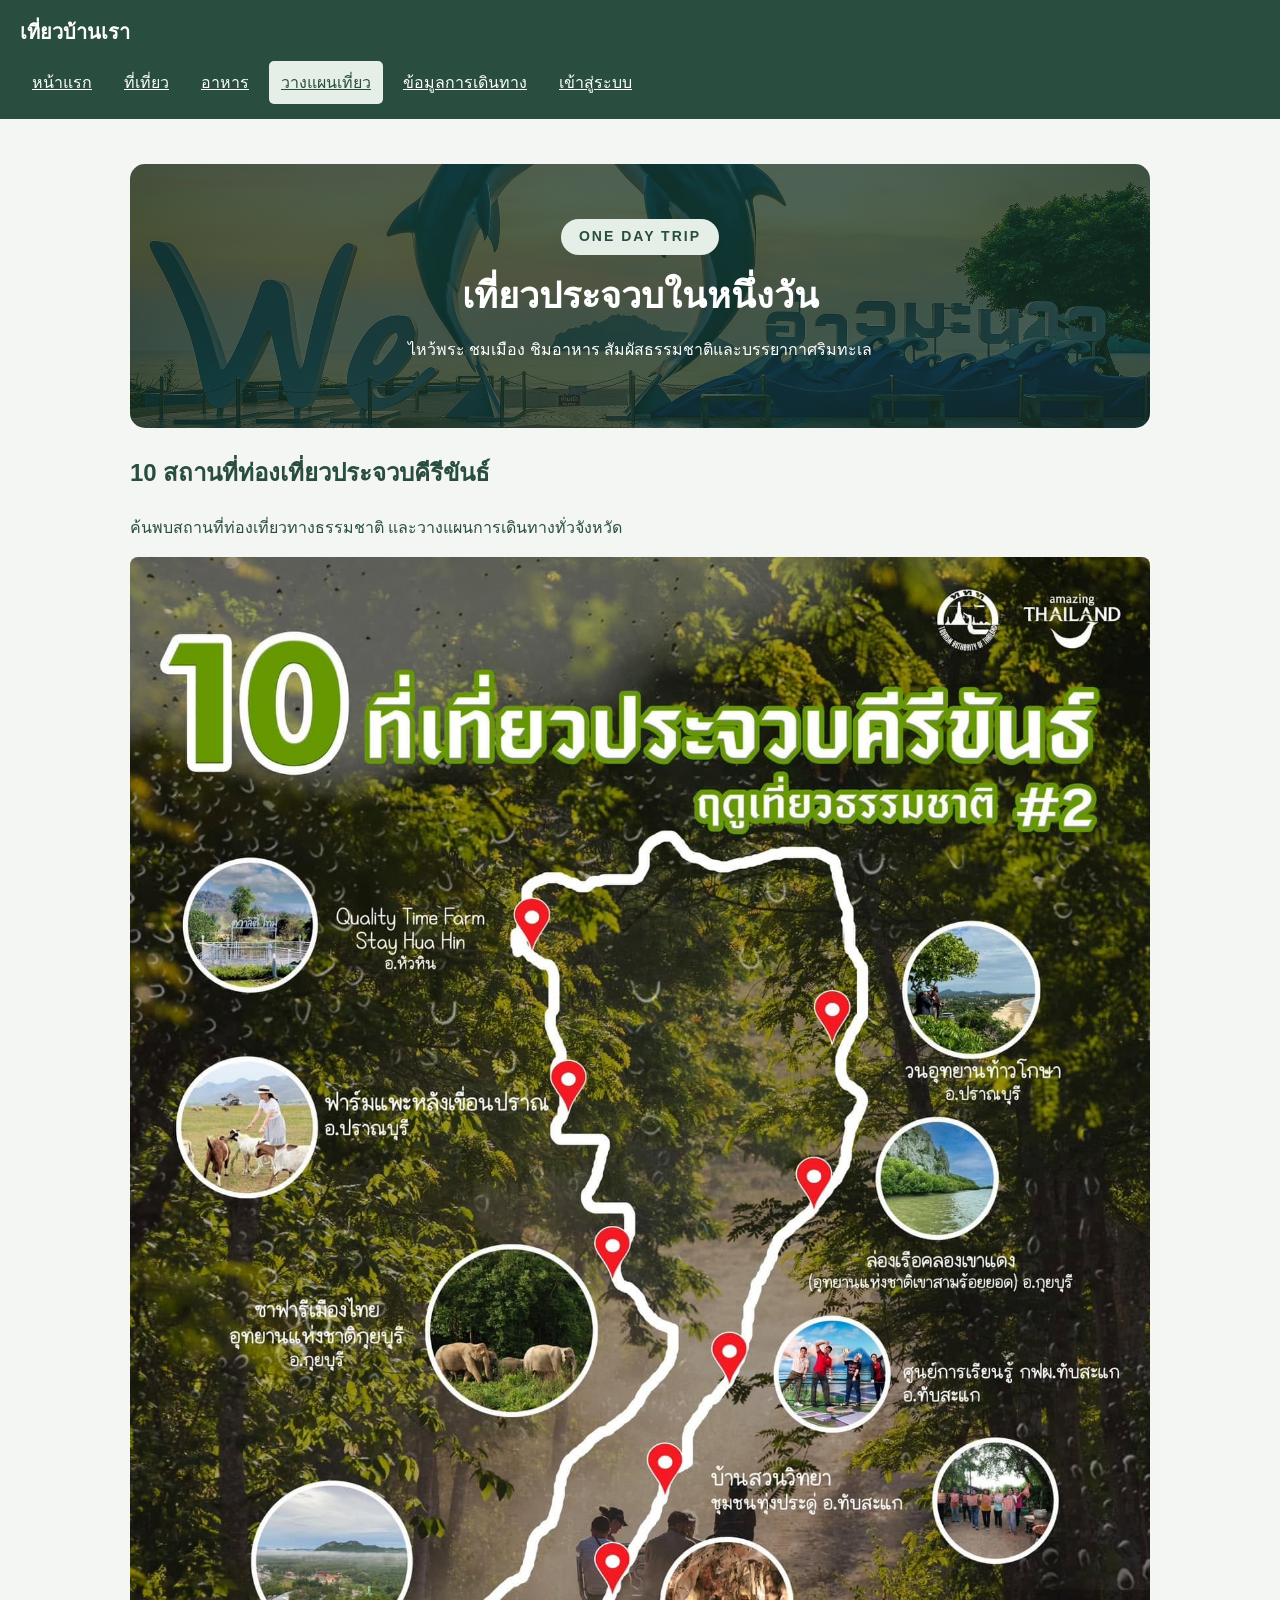
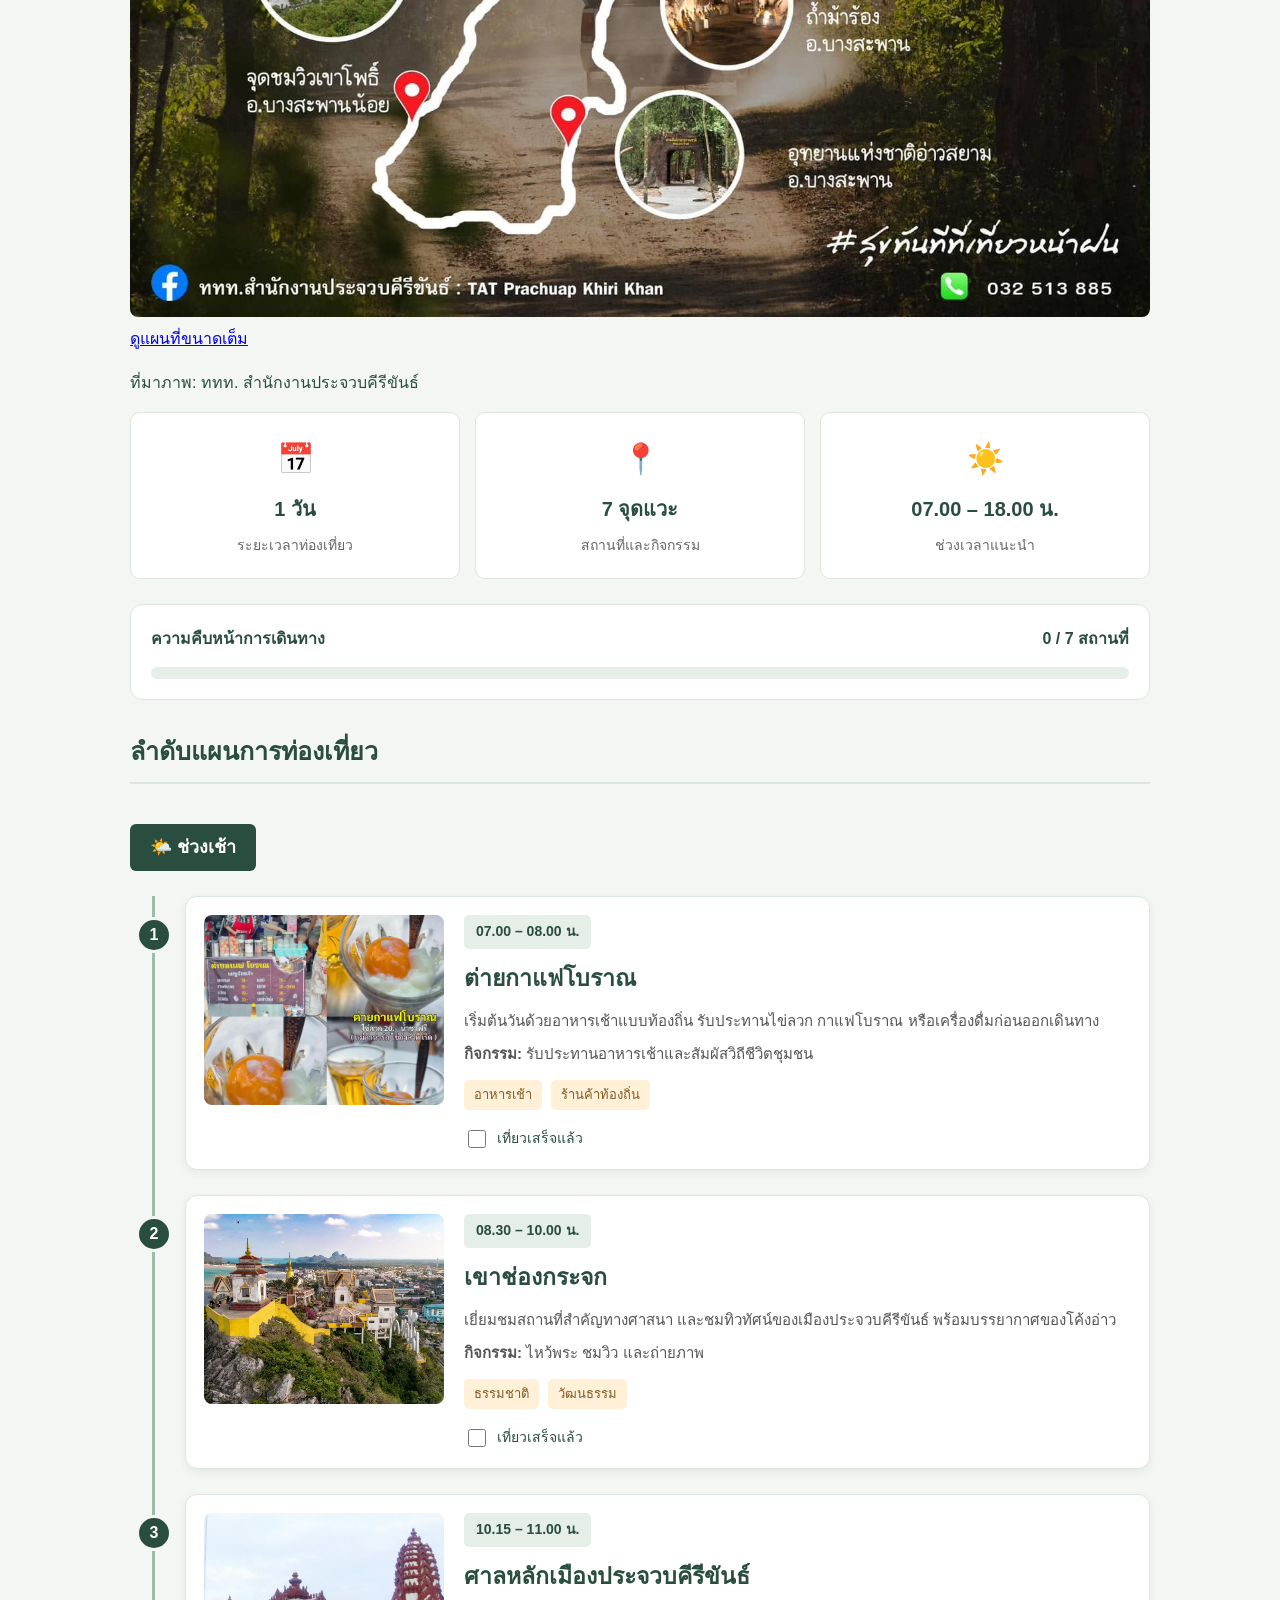
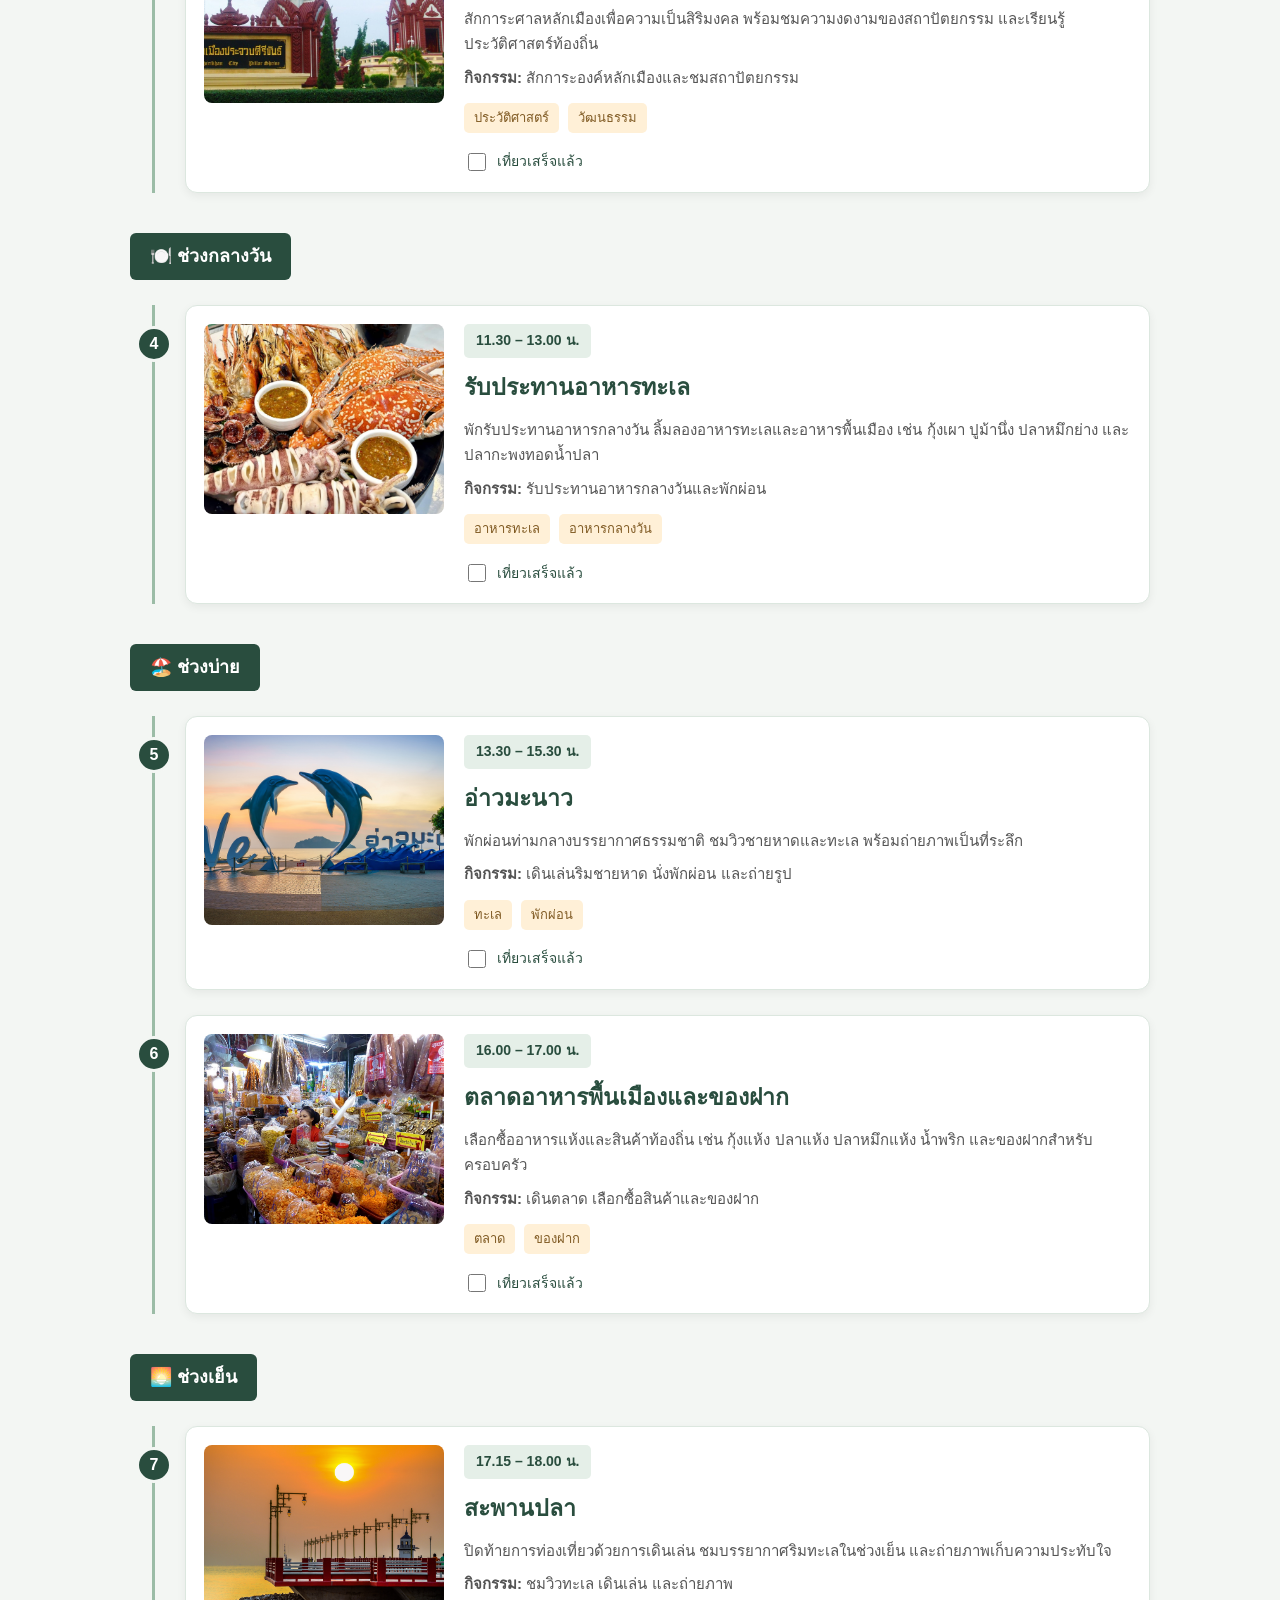
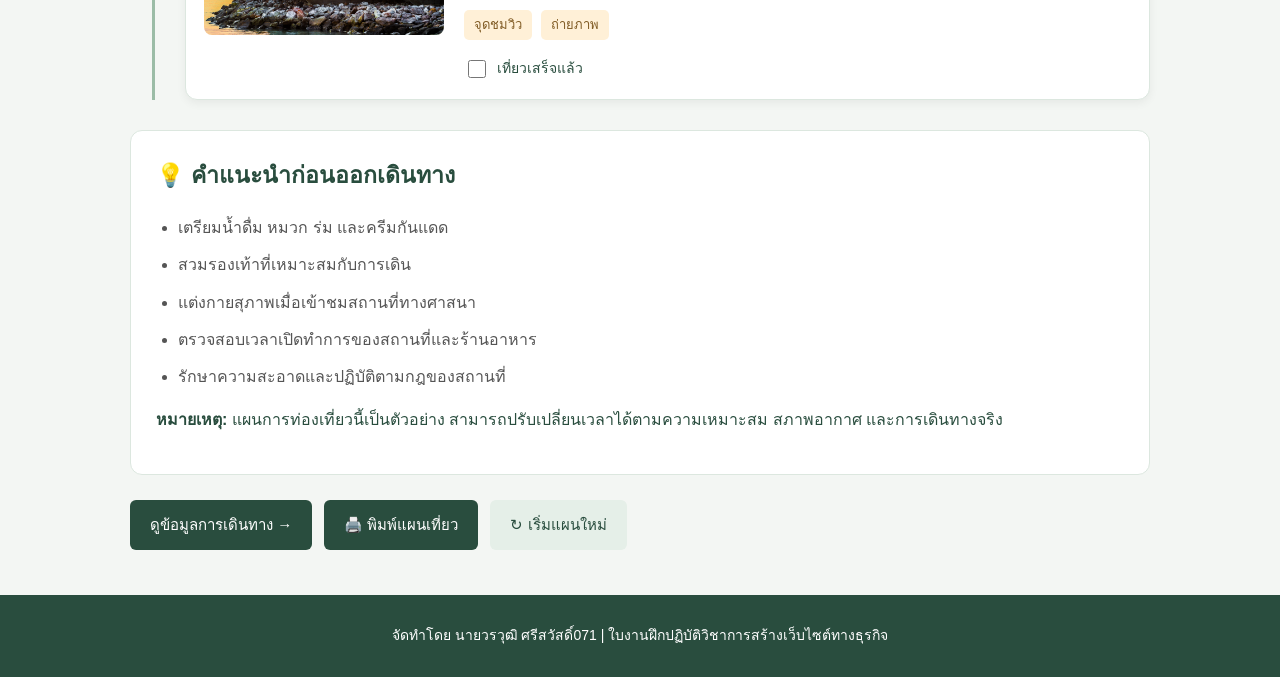
<file: plan.html>
<!DOCTYPE html>
<html lang="th">
<head>
    <meta charset="UTF-8">
    <meta name="viewport" content="width=device-width, initial-scale=1.0">
    <title>วางแผนเที่ยว | เที่ยวบ้านเรา</title>

    <link rel="stylesheet" href="style.css">

    <style>

        /* ตั้งค่าพื้นฐานเว็บไซต์ */
        * {
            box-sizing: border-box;
        }

        body {
            margin: 0;
            font-family: Arial, sans-serif;
            background: #F3F6F3;
            color: #294D3E;
            line-height: 1.7;
        }

        /* ส่วนหัวและส่วนท้ายเว็บไซต์ */
        header, footer {
            background: #294D3E;
            color: white;
            padding: 15px 20px;
        }

        .site-name {
            font-size: 20px;
            font-weight: bold;
            margin: 0 0 12px;
        }

        /* เมนูนำทาง */
        nav ul {
            display: flex;
            flex-wrap: wrap;
            list-style: none;
            padding: 0;
            margin: 0;
            gap: 8px;
        }

        nav a {
            display: block;
            padding: 8px 12px;
            color: white;
            border-radius: 5px;
            transition: 0.2s;
        }

        nav a:hover,
        nav a[aria-current="page"] {
            background: #E5EFE8;
            color: #294D3E;
        }

        /* พื้นที่เนื้อหาหลัก */
        main {
            width: 95%;
            max-width: 1050px;
            margin: 30px auto;
            padding: 15px;
        }

        /* ป้ายแบนเนอร์ด้านบน */
        .hero {
            background:
                linear-gradient(
                    rgba(20, 50, 38, 0.75),
                    rgba(20, 50, 38, 0.75)
                ),
                url("images/aomanow.jpg");

            background-size: cover;
            background-position: center;
            background-color: #294D3E;
            color: white;
            text-align: center;
            padding: 55px 20px;
            border-radius: 15px;
            margin-bottom: 25px;
        }

        .hero h1 {
            font-size: 36px;
            margin: 10px 0;
        }

        .hero p {
            font-size: 16px;
            margin: 10px 0;
        }

        .hero-label {
            display: inline-block;
            background: #E5EFE8;
            color: #294D3E;
            padding: 6px 18px;
            border-radius: 30px;
            font-size: 14px;
            font-weight: bold;
            letter-spacing: 2px;
        }

        /* กล่องสรุปข้อมูลทริป */
        .trip-summary {
            display: grid;
            grid-template-columns: repeat(3, 1fr);
            gap: 15px;
            margin-bottom: 25px;
        }

        .summary-box {
            background: white;
            border: 1px solid #DCE7DF;
            border-radius: 10px;
            padding: 20px;
            text-align: center;
        }

        .summary-icon {
            font-size: 30px;
        }

        .summary-box h3 {
            font-size: 20px;
            margin: 8px 0;
        }

        .summary-box p {
            color: #666666;
            font-size: 14px;
            margin: 0;
        }

        /* กล่องความคืบหน้า */
        .progress-box {
            background: white;
            border-radius: 12px;
            border: 1px solid #DCE7DF;
            padding: 20px;
            margin-bottom: 30px;
        }

        .progress-heading {
            display: flex;
            justify-content: space-between;
            align-items: center;
            gap: 10px;
            font-weight: bold;
        }

        .progress-track {
            width: 100%;
            height: 12px;
            background: #E5EFE8;
            border-radius: 20px;
            overflow: hidden;
            margin-top: 15px;
        }

        .progress-bar {
            width: 0%;
            height: 100%;
            background: #4A9466;
            border-radius: 20px;
            transition: width 0.3s;
        }

        /* หัวข้อหลัก */
        .section-title {
            font-size: 25px;
            margin-bottom: 25px;
            padding-bottom: 10px;
            border-bottom: 2px solid #DCE7DF;
        }

        /* หัวข้อแบ่งช่วงเวลา */
        .period-title {
            display: inline-block;
            background: #294D3E;
            color: white;
            font-size: 18px;
            padding: 8px 20px;
            border-radius: 6px;
            margin: 15px 0 25px;
        }

        /* เส้นลำดับการท่องเที่ยว */
        .timeline {
            position: relative;
            border-left: 3px solid #9BBCA6;
            margin-left: 22px;
            padding-left: 30px;
        }

        /* การ์ดแต่ละสถานที่ */
        .timeline-item {
            position: relative;
            background: white;
            border: 1px solid #DCE7DF;
            border-radius: 12px;
            display: flex;
            gap: 20px;
            padding: 18px;
            margin-bottom: 25px;
            box-shadow: 0 3px 10px rgba(0,0,0,0.06);
            transition: 0.3s;
        }

        .timeline-item:hover {
            box-shadow: 0 6px 15px rgba(0,0,0,0.12);
        }

        /* หมายเลขลำดับสถานที่ */
        .number {
            position: absolute;
            left: -50px;
            top: 20px;
            width: 36px;
            height: 36px;
            border-radius: 50%;
            background: #294D3E;
            color: white;
            display: flex;
            align-items: center;
            justify-content: center;
            font-weight: bold;
            border: 3px solid #F3F6F3;
        }

        /* รูปภาพสถานที่ */
        .timeline-item img {
            width: 240px;
            height: 190px;
            object-fit: cover;
            border-radius: 8px;
            flex-shrink: 0;
        }

        /* พื้นที่ข้อความ */
        .timeline-info {
            flex: 1;
            min-width: 0;
        }

        /* เวลาเดินทาง */
        .time {
            display: inline-block;
            background: #E5EFE8;
            color: #294D3E;
            padding: 5px 12px;
            border-radius: 5px;
            font-weight: bold;
            font-size: 14px;
        }

        /* หัวข้อชื่อสถานที่ */
        .timeline-info h2 {
            font-size: 23px;
            margin: 10px 0;
            color: #294D3E;
        }

        /* ข้อความอธิบาย */
        .timeline-info p {
            color: #555555;
            font-size: 15px;
            margin: 8px 0;
        }

        /* ป้ายประเภทกิจกรรม */
        .tag {
            display: inline-block;
            background: #FFF0D7;
            color: #805B24;
            padding: 4px 10px;
            border-radius: 5px;
            font-size: 13px;
            margin: 5px 5px 5px 0;
        }

        /* ช่องติ๊กเมื่อเที่ยวเสร็จ */
        .check-row {
            display: flex;
            align-items: center;
            gap: 8px;
            margin-top: 12px;
            font-size: 14px;
            cursor: pointer;
        }

        .check-row input {
            width: 18px;
            height: 18px;
            accent-color: #294D3E;
            cursor: pointer;
        }

        /* เปลี่ยนสีเมื่อเที่ยวเสร็จ */
        .timeline-item.completed {
            background: #EAF4EC;
            border-color: #75A884;
        }

        /* กล่องคำแนะนำ */
        .tips {
            background: #FFFFFF;
            border-radius: 12px;
            border: 1px solid #DCE7DF;
            padding: 25px;
            margin-top: 30px;
        }

        .tips h2 {
            margin-top: 0;
            font-size: 23px;
        }

        .tips ul {
            padding-left: 22px;
        }

        .tips li {
            margin-bottom: 10px;
            color: #555555;
        }

        /* ปุ่มต่าง ๆ */
        .actions {
            display: flex;
            flex-wrap: wrap;
            gap: 12px;
            margin-top: 25px;
        }

        .action-button {
            display: inline-block;
            background: #294D3E;
            color: white;
            padding: 12px 20px;
            border: none;
            border-radius: 6px;
            text-decoration: none;
            font-size: 15px;
            font-family: inherit;
            cursor: pointer;
            transition: 0.2s;
        }

        .action-button:hover {
            background: #3E7059;
        }

        .reset-button {
            background: #E5EFE8;
            color: #294D3E;
        }

        .reset-button:hover {
            background: #C9DECF;
        }

        /* ส่วนท้ายเว็บไซต์ */
        footer {
            text-align: center;
            font-size: 14px;
            margin-top: 30px;
        }

        /* รองรับโทรศัพท์ */
        @media (max-width: 700px) {

            .hero h1 {
                font-size: 26px;
            }

            .hero {
                padding: 35px 15px;
            }

            .trip-summary {
                grid-template-columns: 1fr;
            }

            .timeline-item {
                flex-direction: column;
            }

            .timeline-item img {
                width: 100%;
                height: 200px;
            }

            .timeline {
                margin-left: 15px;
                padding-left: 22px;
            }

            .number {
                left: -42px;
            }

            .timeline-info h2 {
                font-size: 20px;
            }
        }

        /* ตั้งค่าสำหรับพิมพ์แผนเที่ยว */
        @media print {

            header,
            footer,
            .actions,
            .progress-box,
            .check-row {
                display: none;
            }

            body {
                background: white;
            }

            .hero {
                background: white;
                color: #294D3E;
                padding: 15px;
            }

            .timeline-item {
                break-inside: avoid;
                box-shadow: none;
            }
        }

    </style>
</head>

<body>

<!-- ส่วนหัวเว็บไซต์ -->
<header>

    <p class="site-name">เที่ยวบ้านเรา</p>

    <!-- เมนูนำทาง -->
    <nav>
        <ul>
            <li><a href="index.html">หน้าแรก</a></li>

            <li><a href="places.html">ที่เที่ยว</a></li>

            <li><a href="food.html">อาหาร</a></li>

            <li>
                <a href="plan.html" aria-current="page">
                    วางแผนเที่ยว
                </a>
            </li>

            <li>
                <a href="travel.html">ข้อมูลการเดินทาง</a>
            </li>

            <li><a href="index.html">เข้าสู่ระบบ</a></li>
        </ul>
    </nav>

</header>

<!-- เนื้อหาหลัก -->
<main>

    <!-- แบนเนอร์หัวเว็บไซต์ -->
    <section class="hero">

        <span class="hero-label">ONE DAY TRIP</span>

        <h1>เที่ยวประจวบในหนึ่งวัน</h1>

        <p>
            ไหว้พระ ชมเมือง ชิมอาหาร
            สัมผัสธรรมชาติและบรรยากาศริมทะเล
        </p>

    </section>
<!-- แผนที่แนะนำสถานที่ท่องเที่ยว -->
<section class="map-guide">

    <!-- หัวข้อหลัก -->
    <h2>10 สถานที่ท่องเที่ยวประจวบคีรีขันธ์</h2>

    <!-- ข้อความแนะนำ -->
    <p>
        ค้นพบสถานที่ท่องเที่ยวทางธรรมชาติ
        และวางแผนการเดินทางทั่วจังหวัด
    </p>

    <!-- รูปภาพแผนที่ -->
    <img src="images/maptravel.jpg"
         alt="แผนที่ 10 สถานที่ท่องเที่ยวประจวบคีรีขันธ์">

    <!-- ปุ่มขยายรูปภาพ -->
    <a class="map-open"
       href="images/maptravel.jpg"
       target="_blank">
        ดูแผนที่ขนาดเต็ม
    </a>

    <!-- เครดิตรูปภาพ -->
    <p class="map-credit">
        ที่มาภาพ: ททท. สำนักงานประจวบคีรีขันธ์
    </p>

</section>

    <!-- ข้อมูลสรุปการท่องเที่ยว -->
    <section class="trip-summary">

        <div class="summary-box">
            <div class="summary-icon">📅</div>
            <h3>1 วัน</h3>
            <p>ระยะเวลาท่องเที่ยว</p>
        </div>

        <div class="summary-box">
            <div class="summary-icon">📍</div>
            <h3>7 จุดแวะ</h3>
            <p>สถานที่และกิจกรรม</p>
        </div>

        <div class="summary-box">
            <div class="summary-icon">☀️</div>
            <h3>07.00 – 18.00 น.</h3>
            <p>ช่วงเวลาแนะนำ</p>
        </div>

    </section>

    <!-- แถบความคืบหน้า -->
    <section class="progress-box">

        <div class="progress-heading">

            <span>ความคืบหน้าการเดินทาง</span>

            <span id="progressText">0 / 7 สถานที่</span>

        </div>

        <div class="progress-track">
            <div class="progress-bar" id="progressBar"></div>
        </div>

    </section>

    <!-- หัวข้อหลัก -->
    <h2 class="section-title">
        ลำดับแผนการท่องเที่ยว
    </h2>

    <!-- ช่วงเช้า -->
    <h3 class="period-title">🌤️ ช่วงเช้า</h3>

    <div class="timeline">

        <!-- ลำดับที่ 1 -->
        <article class="timeline-item">

            <div class="number">1</div>

            <!-- รูปภาพ -->
            <img src="images/pic2.png"
                 alt="ต่ายกาแฟโบราณ">

            <div class="timeline-info">

                <!-- เวลา -->
                <span class="time">07.00 – 08.00 น.</span>

                <!-- หัวข้อสถานที่ -->
                <h2>ต่ายกาแฟโบราณ</h2>

                <!-- ข้อความอธิบาย -->
                <p>
                    เริ่มต้นวันด้วยอาหารเช้าแบบท้องถิ่น
                    รับประทานไข่ลวก กาแฟโบราณ
                    หรือเครื่องดื่มก่อนออกเดินทาง
                </p>

                <p>
                    <strong>กิจกรรม:</strong>
                    รับประทานอาหารเช้าและสัมผัสวิถีชีวิตชุมชน
                </p>

                <span class="tag">อาหารเช้า</span>
                <span class="tag">ร้านค้าท้องถิ่น</span>

                <label class="check-row">
                    <input type="checkbox" class="visit-check">
                    เที่ยวเสร็จแล้ว
                </label>

            </div>

        </article>

        <!-- ลำดับที่ 2 -->
        <article class="timeline-item">

            <div class="number">2</div>

            <img src="images/Kaow.jpg"
                 alt="เขาช่องกระจก">

            <div class="timeline-info">

                <span class="time">08.30 – 10.00 น.</span>

                <h2>เขาช่องกระจก</h2>

                <p>
                    เยี่ยมชมสถานที่สำคัญทางศาสนา
                    และชมทิวทัศน์ของเมืองประจวบคีรีขันธ์
                    พร้อมบรรยากาศของโค้งอ่าว
                </p>

                <p>
                    <strong>กิจกรรม:</strong>
                    ไหว้พระ ชมวิว และถ่ายภาพ
                </p>

                <span class="tag">ธรรมชาติ</span>
                <span class="tag">วัฒนธรรม</span>

                <label class="check-row">
                    <input type="checkbox" class="visit-check">
                    เที่ยวเสร็จแล้ว
                </label>

            </div>

        </article>

        <!-- ลำดับที่ 3 -->
        <article class="timeline-item">

            <div class="number">3</div>

            <img src="images/lukmuang.jpg"
                 alt="ศาลหลักเมืองประจวบคีรีขันธ์">

            <div class="timeline-info">

                <span class="time">10.15 – 11.00 น.</span>

                <h2>ศาลหลักเมืองประจวบคีรีขันธ์</h2>

                <p>
                    สักการะศาลหลักเมืองเพื่อความเป็นสิริมงคล
                    พร้อมชมความงดงามของสถาปัตยกรรม
                    และเรียนรู้ประวัติศาสตร์ท้องถิ่น
                </p>

                <p>
                    <strong>กิจกรรม:</strong>
                    สักการะองค์หลักเมืองและชมสถาปัตยกรรม
                </p>

                <span class="tag">ประวัติศาสตร์</span>
                <span class="tag">วัฒนธรรม</span>

                <label class="check-row">
                    <input type="checkbox" class="visit-check">
                    เที่ยวเสร็จแล้ว
                </label>

            </div>

        </article>

    </div>

    <!-- ช่วงกลางวัน -->
    <h3 class="period-title">🍽️ ช่วงกลางวัน</h3>

    <div class="timeline">

        <!-- ลำดับที่ 4 -->
        <article class="timeline-item">

            <div class="number">4</div>

            <img src="images/อาหารทะเล.jpg"
                 alt="อาหารทะเลสด">

            <div class="timeline-info">

                <span class="time">11.30 – 13.00 น.</span>

                <h2>รับประทานอาหารทะเล</h2>

                <p>
                    พักรับประทานอาหารกลางวัน
                    ลิ้มลองอาหารทะเลและอาหารพื้นเมือง
                    เช่น กุ้งเผา ปูม้านึ่ง ปลาหมึกย่าง
                    และปลากะพงทอดน้ำปลา
                </p>

                <p>
                    <strong>กิจกรรม:</strong>
                    รับประทานอาหารกลางวันและพักผ่อน
                </p>

                <span class="tag">อาหารทะเล</span>
                <span class="tag">อาหารกลางวัน</span>

                <label class="check-row">
                    <input type="checkbox" class="visit-check">
                    เที่ยวเสร็จแล้ว
                </label>

            </div>

        </article>

    </div>

    <!-- ช่วงบ่าย -->
    <h3 class="period-title">🏖️ ช่วงบ่าย</h3>

    <div class="timeline">

        <!-- ลำดับที่ 5 -->
        <article class="timeline-item">

            <div class="number">5</div>

            <img src="images/aomanow.jpg"
                 alt="อ่าวมะนาว">

            <div class="timeline-info">

                <span class="time">13.30 – 15.30 น.</span>

                <h2>อ่าวมะนาว</h2>

                <p>
                    พักผ่อนท่ามกลางบรรยากาศธรรมชาติ
                    ชมวิวชายหาดและทะเล
                    พร้อมถ่ายภาพเป็นที่ระลึก
                </p>

                <p>
                    <strong>กิจกรรม:</strong>
                    เดินเล่นริมชายหาด นั่งพักผ่อน และถ่ายรูป
                </p>

                <span class="tag">ทะเล</span>
                <span class="tag">พักผ่อน</span>

                <label class="check-row">
                    <input type="checkbox" class="visit-check">
                    เที่ยวเสร็จแล้ว
                </label>

            </div>

        </article>

        <!-- ลำดับที่ 6 -->
        <article class="timeline-item">

            <div class="number">6</div>

            <img src="images/market1.jpg"
                 alt="ตลาดอาหารพื้นเมือง">

            <div class="timeline-info">

                <span class="time">16.00 – 17.00 น.</span>

                <h2>ตลาดอาหารพื้นเมืองและของฝาก</h2>

                <p>
                    เลือกซื้ออาหารแห้งและสินค้าท้องถิ่น
                    เช่น กุ้งแห้ง ปลาแห้ง ปลาหมึกแห้ง
                    น้ำพริก และของฝากสำหรับครอบครัว
                </p>

                <p>
                    <strong>กิจกรรม:</strong>
                    เดินตลาด เลือกซื้อสินค้าและของฝาก
                </p>

                <span class="tag">ตลาด</span>
                <span class="tag">ของฝาก</span>

                <label class="check-row">
                    <input type="checkbox" class="visit-check">
                    เที่ยวเสร็จแล้ว
                </label>

            </div>

        </article>

    </div>

    <!-- ช่วงเย็น -->
    <h3 class="period-title">🌅 ช่วงเย็น</h3>

    <div class="timeline">

        <!-- ลำดับที่ 7 -->
        <article class="timeline-item">

            <div class="number">7</div>

            <img src="images/sapanpla.jpg"
                 alt="สะพานปลา">

            <div class="timeline-info">

                <span class="time">17.15 – 18.00 น.</span>

                <h2>สะพานปลา</h2>

                <p>
                    ปิดท้ายการท่องเที่ยวด้วยการเดินเล่น
                    ชมบรรยากาศริมทะเลในช่วงเย็น
                    และถ่ายภาพเก็บความประทับใจ
                </p>

                <p>
                    <strong>กิจกรรม:</strong>
                    ชมวิวทะเล เดินเล่น และถ่ายภาพ
                </p>

                <span class="tag">จุดชมวิว</span>
                <span class="tag">ถ่ายภาพ</span>

                <label class="check-row">
                    <input type="checkbox" class="visit-check">
                    เที่ยวเสร็จแล้ว
                </label>

            </div>

        </article>

    </div>

    <!-- กล่องคำแนะนำ -->
    <section class="tips">

        <h2>💡 คำแนะนำก่อนออกเดินทาง</h2>

        <ul>
            <li>เตรียมน้ำดื่ม หมวก ร่ม และครีมกันแดด</li>

            <li>
                สวมรองเท้าที่เหมาะสมกับการเดิน
            </li>

            <li>
                แต่งกายสุภาพเมื่อเข้าชมสถานที่ทางศาสนา
            </li>

            <li>
                ตรวจสอบเวลาเปิดทำการของสถานที่และร้านอาหาร
            </li>

            <li>
                รักษาความสะอาดและปฏิบัติตามกฎของสถานที่
            </li>
        </ul>

        <p>
            <strong>หมายเหตุ:</strong>
            แผนการท่องเที่ยวนี้เป็นตัวอย่าง
            สามารถปรับเปลี่ยนเวลาได้ตามความเหมาะสม
            สภาพอากาศ และการเดินทางจริง
        </p>

    </section>

    <!-- ปุ่มควบคุม -->
    <div class="actions">

    <a href="travel.html" class="action-button">
    ดูข้อมูลการเดินทาง →
</a>

        <button class="action-button"
                onclick="window.print()">
            🖨️ พิมพ์แผนเที่ยว
        </button>

        <button class="action-button reset-button"
                onclick="resetPlan()">
            ↻ เริ่มแผนใหม่
        </button>

    </div>

</main>

<!-- ส่วนท้ายเว็บไซต์ -->
<footer>

    <p>
        จัดทำโดย นายวรวุฒิ ศรีสวัสดิ์071
        | ใบงานฝึกปฏิบัติวิชาการสร้างเว็บไซต์ทางธุรกิจ
    </p>

</footer>

<!-- JavaScript ควบคุมการวางแผน -->
<script>

    // เลือกช่องติ๊กกิจกรรมทั้งหมด
    const checkboxes =
        document.querySelectorAll(".visit-check");

    // ฟังก์ชันอัปเดตความคืบหน้า
    function updateProgress() {

        let completed = 0;

        checkboxes.forEach(function(check) {

            if (check.checked) {
                completed++;
            }

            check.closest(".timeline-item")
                .classList.toggle(
                    "completed",
                    check.checked
                );

        });

        let total = checkboxes.length;

        let percent = (completed / total) * 100;

        document.getElementById("progressBar")
            .style.width = percent + "%";

        document.getElementById("progressText")
            .textContent =
                completed + " / " + total + " สถานที่";

        if (completed === total) {

            document.getElementById("progressText")
                .textContent = "เที่ยวครบทุกสถานที่แล้ว!";
        }

    }

    // เมื่อกดติ๊กกิจกรรม
    checkboxes.forEach(function(check) {

        check.addEventListener(
            "change",
            updateProgress
        );

    });

    // ฟังก์ชันเริ่มแผนใหม่
    function resetPlan() {

        checkboxes.forEach(function(check) {
            check.checked = false;
        });

        updateProgress();
    }

    // แสดงค่าเริ่มต้น
    updateProgress();

</script>

</body>
</html>
</file>
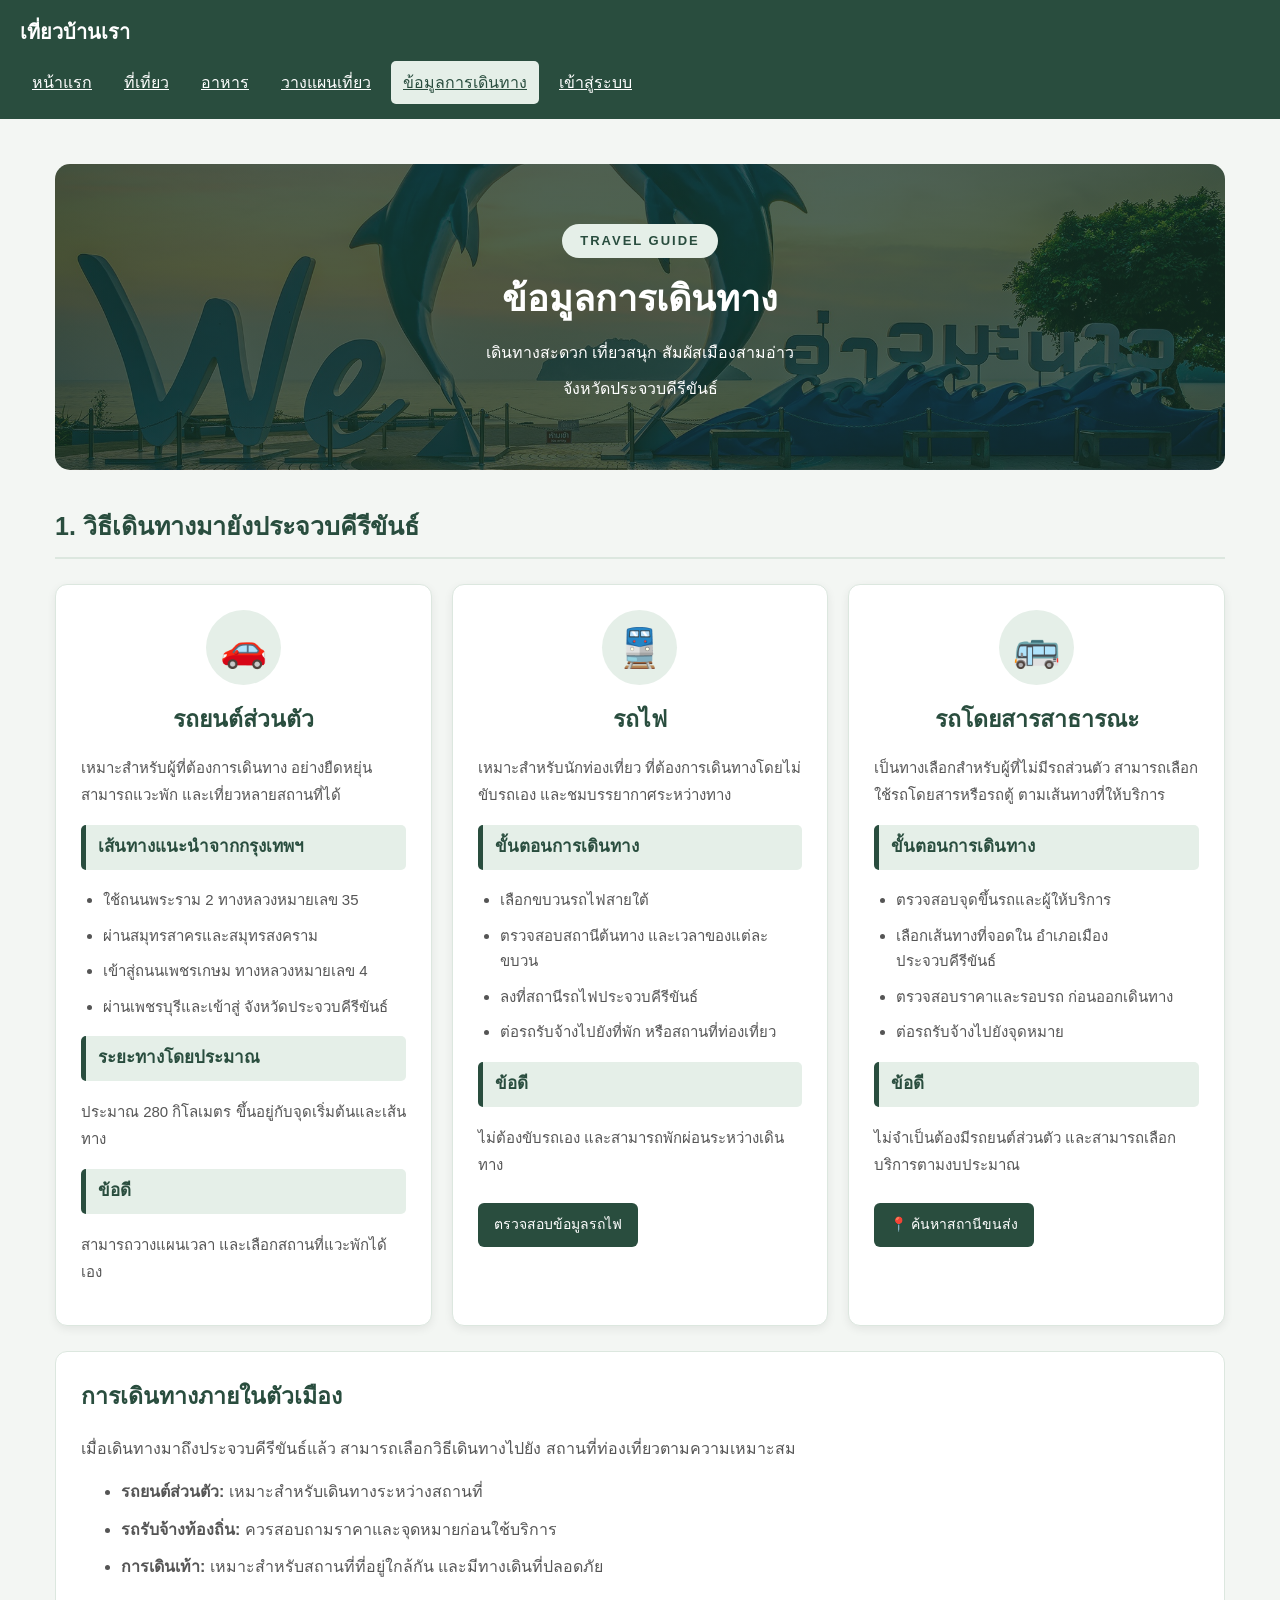
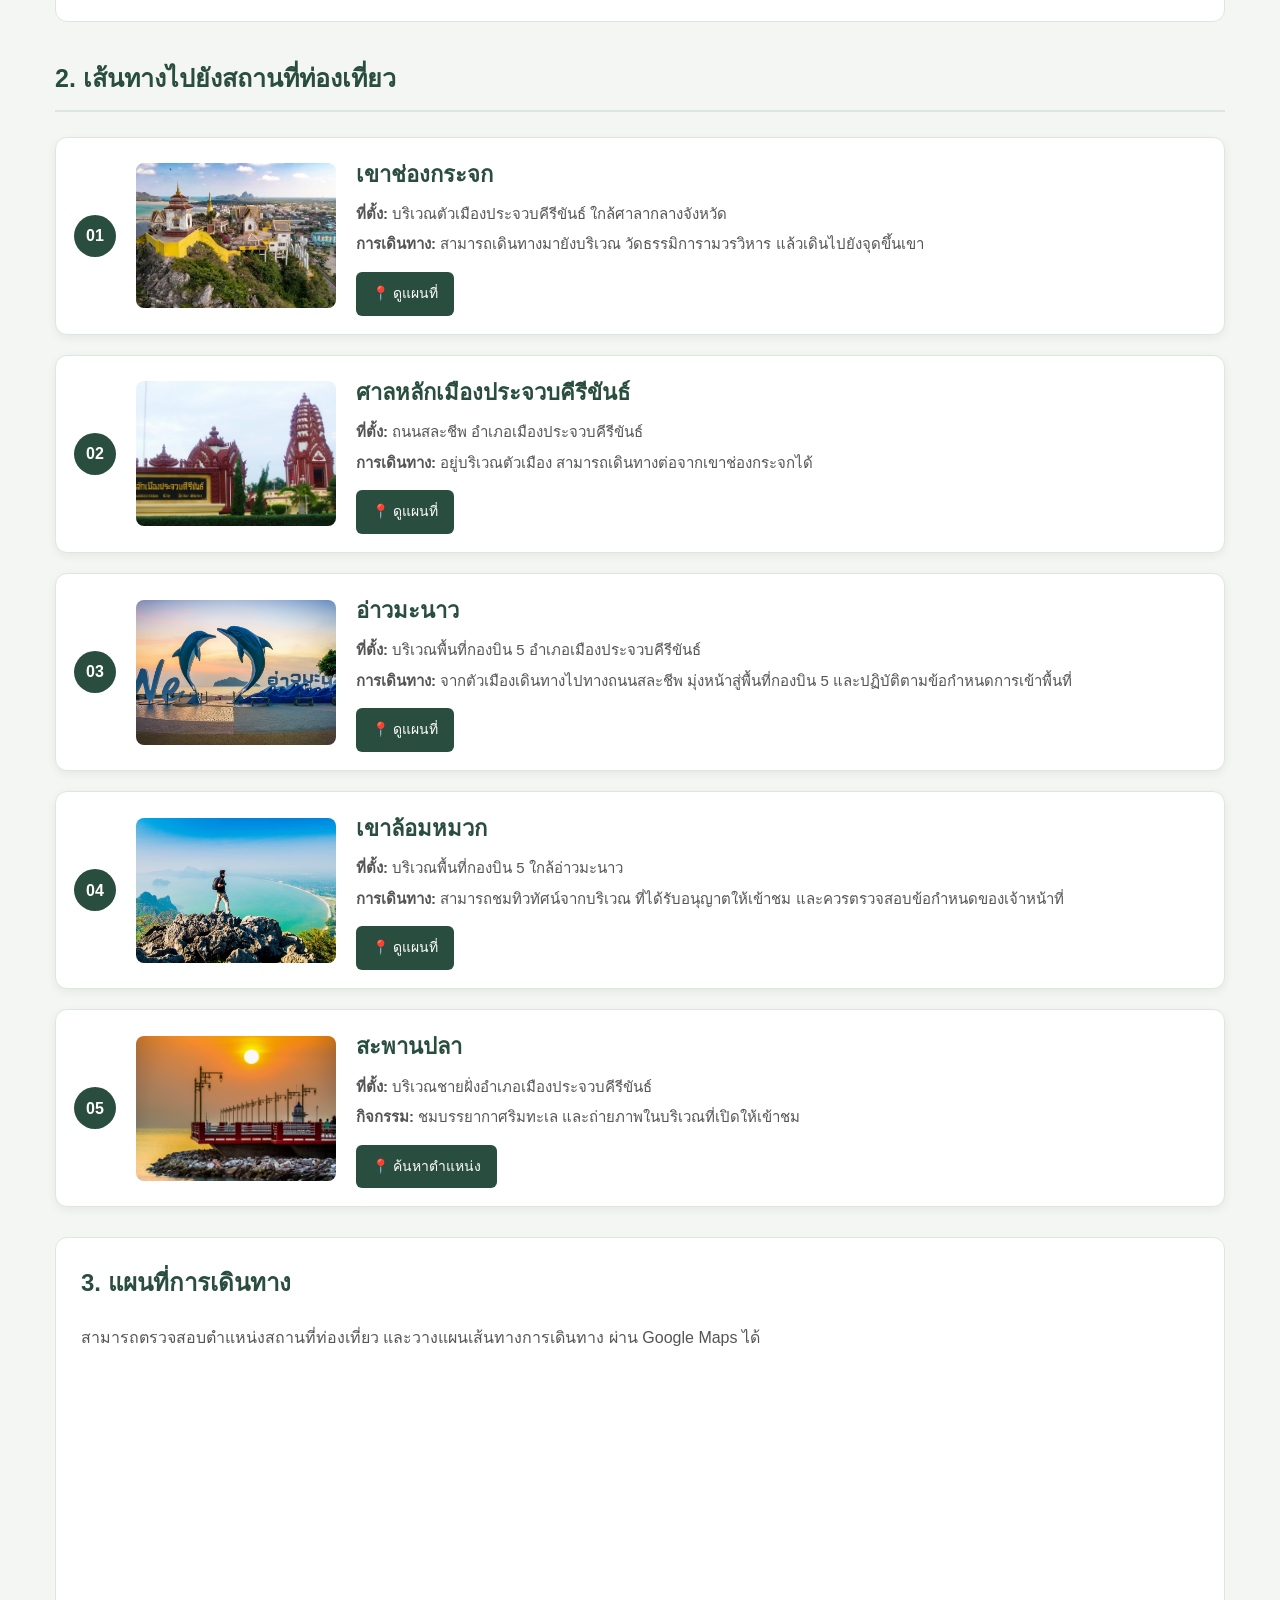
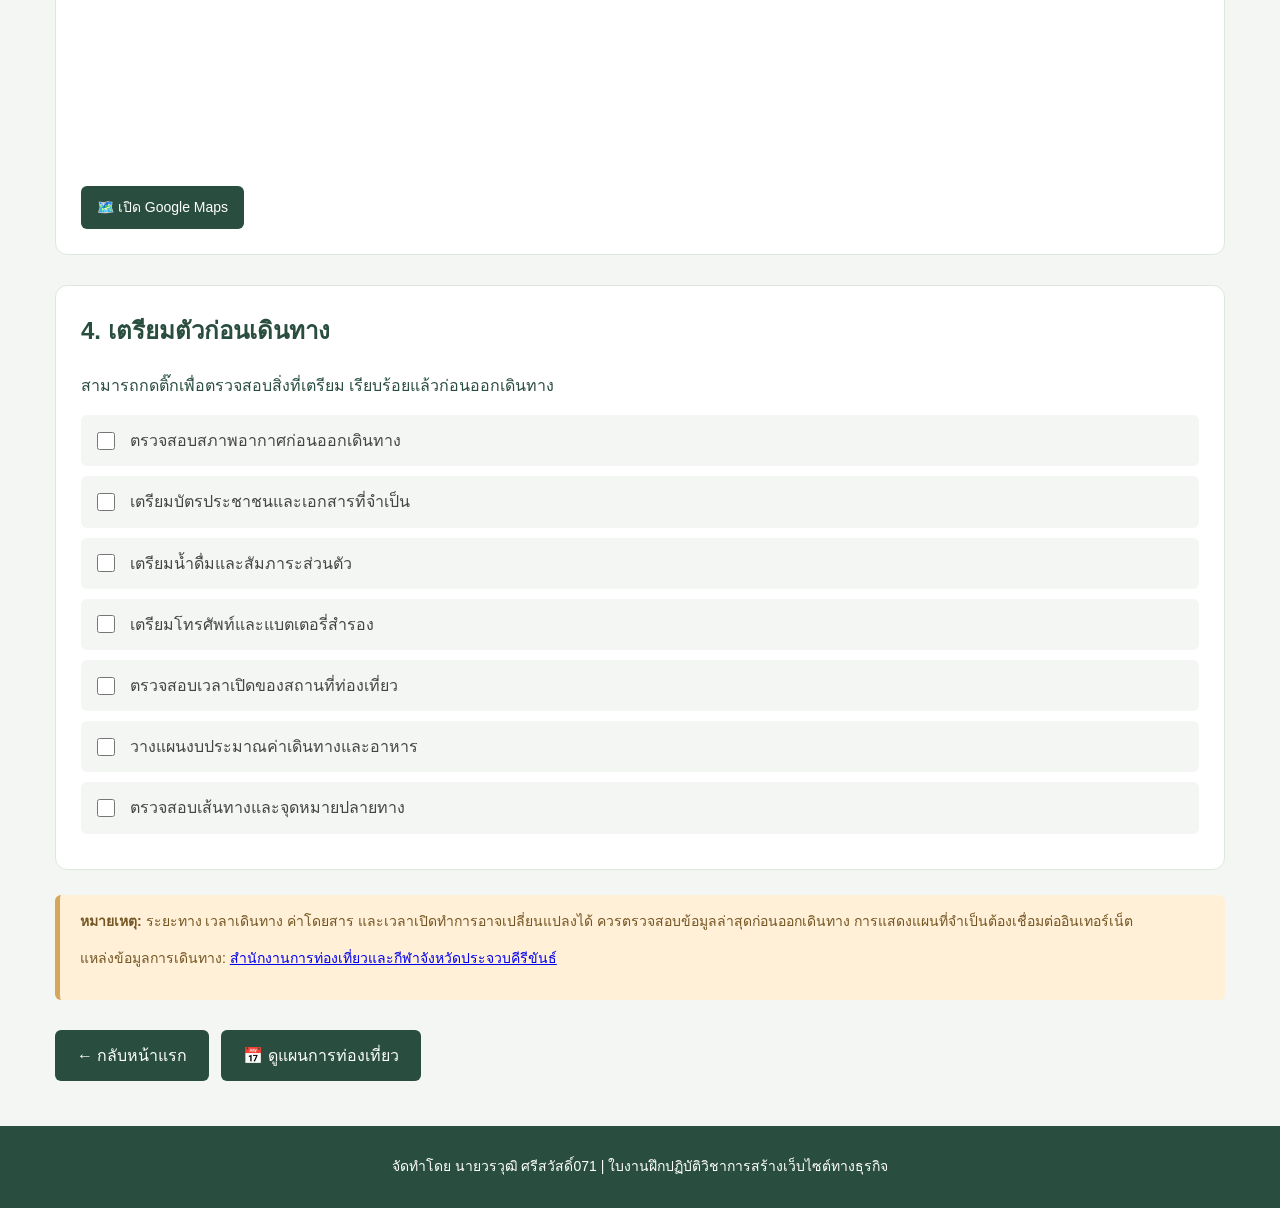
<file: travel.html>
<!DOCTYPE html>
<html lang="th">
<head>
    <meta charset="UTF-8">
    <meta name="viewport" content="width=device-width, initial-scale=1.0">
    <title>ข้อมูลการเดินทาง | เที่ยวบ้านเรา</title>

    <link rel="stylesheet" href="style.css">

    <style>

        /* ตั้งค่าพื้นฐานเว็บไซต์ */
        * {
            box-sizing: border-box;
        }

        body {
            margin: 0;
            font-family: Arial, sans-serif;
            background: #F3F6F3;
            color: #294D3E;
            line-height: 1.7;
        }

        /* ส่วนหัวและส่วนท้ายเว็บไซต์ */
        header, footer {
            background: #294D3E;
            color: white;
            padding: 15px 20px;
        }

        .site-name {
            font-size: 20px;
            font-weight: bold;
            margin: 0 0 12px;
        }

        /* เมนูนำทาง */
        nav ul {
            display: flex;
            flex-wrap: wrap;
            list-style: none;
            padding: 0;
            margin: 0;
            gap: 8px;
        }

        nav a {
            display: block;
            padding: 8px 12px;
            color: white;
            border-radius: 5px;
            transition: 0.2s;
        }

        nav a:hover,
        nav a[aria-current="page"] {
            background: #E5EFE8;
            color: #294D3E;
        }

        /* พื้นที่เนื้อหาหลัก */
        main {
            width: 95%;
            max-width: 1200px;
            margin: 30px auto;
            padding: 15px;
        }

        /* แบนเนอร์ด้านบน */
        .hero {
            background:
                linear-gradient(
                    rgba(20,50,38,0.75),
                    rgba(20,50,38,0.75)
                ),
                url("images/aomanow.jpg");

            background-size: cover;
            background-position: center;
            background-color: #294D3E;
            color: white;
            text-align: center;
            padding: 60px 20px;
            border-radius: 15px;
            margin-bottom: 35px;
        }

        .hero h1 {
            font-size: 36px;
            margin: 10px 0;
        }

        .hero p {
            font-size: 16px;
            margin: 8px 0;
        }

        .hero-label {
            display: inline-block;
            background: #E5EFE8;
            color: #294D3E;
            padding: 6px 18px;
            border-radius: 30px;
            font-weight: bold;
            font-size: 13px;
            letter-spacing: 2px;
        }

        /* หัวข้อหลักของแต่ละส่วน */
        .section-title {
            font-size: 25px;
            color: #294D3E;
            padding-bottom: 10px;
            border-bottom: 2px solid #DCE7DF;
            margin-top: 35px;
            margin-bottom: 25px;
        }

        /* จัดการเดินทางเป็น 3 คอลัมน์ */
        .transport-grid {
            display: grid;
            grid-template-columns: repeat(3, minmax(0, 1fr));
            gap: 20px;
        }

        /* กรอบข้อมูลการเดินทาง */
        .transport-card {
            background: white;
            border: 1px solid #DCE7DF;
            border-radius: 12px;
            padding: 25px;
            box-shadow: 0 3px 10px rgba(0,0,0,0.07);
            transition: 0.3s;
        }

        .transport-card:hover {
            transform: translateY(-5px);
            box-shadow: 0 6px 15px rgba(0,0,0,0.12);
        }

        /* ไอคอนยานพาหนะ */
        .transport-icon {
            width: 75px;
            height: 75px;
            background: #E5EFE8;
            border-radius: 50%;
            display: flex;
            justify-content: center;
            align-items: center;
            font-size: 38px;
            margin: 0 auto 15px;
        }

        /* หัวข้อชื่อยานพาหนะ */
        .transport-card h2 {
            text-align: center;
            font-size: 23px;
            margin: 10px 0;
            color: #294D3E;
        }

        /* ข้อความอธิบาย */
        .transport-card p {
            font-size: 15px;
            line-height: 1.8;
            color: #555555;
        }

        /* หัวข้อย่อย */
        .transport-card h3 {
            background: #E5EFE8;
            color: #294D3E;
            border-left: 5px solid #294D3E;
            padding: 8px 12px;
            border-radius: 5px;
            font-size: 17px;
        }

        .transport-card ul {
            padding-left: 22px;
        }

        .transport-card li {
            color: #555555;
            font-size: 15px;
            margin-bottom: 10px;
        }

        /* กล่องข้อมูลการเดินทางในเมือง */
        .local-box {
            background: white;
            border: 1px solid #DCE7DF;
            border-radius: 12px;
            padding: 25px;
            margin-top: 25px;
        }

        .local-box h2 {
            margin-top: 0;
            font-size: 23px;
        }

        .local-box p {
            color: #555555;
        }

        .local-box li {
            margin-bottom: 10px;
            color: #555555;
        }

        /* รายการสถานที่ท่องเที่ยว */
        .destination-list {
            display: flex;
            flex-direction: column;
            gap: 20px;
        }

        /* กรอบสถานที่แต่ละแห่ง */
        .destination-card {
            display: flex;
            align-items: center;
            gap: 20px;
            background: white;
            border: 1px solid #DCE7DF;
            border-radius: 12px;
            padding: 18px;
            box-shadow: 0 3px 10px rgba(0,0,0,0.06);
        }

        /* หมายเลขลำดับ */
        .number {
            width: 42px;
            height: 42px;
            border-radius: 50%;
            background: #294D3E;
            color: white;
            font-weight: bold;
            display: flex;
            justify-content: center;
            align-items: center;
            flex-shrink: 0;
        }

        /* รูปภาพสถานที่ */
        .destination-card img {
            width: 200px;
            height: 145px;
            object-fit: cover;
            border-radius: 8px;
            flex-shrink: 0;
        }

        /* พื้นที่ข้อความ */
        .destination-info {
            flex: 1;
            min-width: 0;
        }

        /* หัวข้อชื่อสถานที่ */
        .destination-info h2 {
            margin: 0 0 8px;
            color: #294D3E;
            font-size: 22px;
        }

        /* รายละเอียดเส้นทาง */
        .destination-info p {
            margin: 5px 0;
            color: #555555;
            font-size: 15px;
        }

        /* ปุ่มเปิดแผนที่ */
        .map-button {
            display: inline-block;
            background: #294D3E;
            color: white;
            padding: 10px 16px;
            border-radius: 6px;
            text-decoration: none;
            font-size: 14px;
            margin-top: 10px;
            transition: 0.2s;
        }

        .map-button:hover {
            background: #3E7059;
        }

        /* กล่อง Google Maps */
        .map-section {
            background: white;
            border: 1px solid #DCE7DF;
            border-radius: 12px;
            padding: 25px;
            margin-top: 30px;
        }

        .map-section h2 {
            font-size: 24px;
            margin-top: 0;
        }

        .map-section p {
            color: #555555;
        }

        /* ขนาดแผนที่ */
        .map-section iframe {
            width: 100%;
            height: 400px;
            border: 0;
            border-radius: 10px;
        }

        /* กล่องคำแนะนำ */
        .tips {
            background: white;
            border-radius: 12px;
            border: 1px solid #DCE7DF;
            padding: 25px;
            margin-top: 30px;
        }

        .tips h2 {
            margin-top: 0;
            font-size: 24px;
        }

        /* ช่องรายการเตรียมตัว */
        .check-item {
            display: flex;
            align-items: center;
            gap: 12px;
            padding: 12px;
            background: #F3F6F3;
            border-radius: 6px;
            margin-bottom: 10px;
            color: #444444;
            cursor: pointer;
        }

        .check-item input {
            width: 18px;
            height: 18px;
            accent-color: #294D3E;
        }

        /* กล่องหมายเหตุ */
        .note {
            background: #FFF0D7;
            border-left: 5px solid #D6A65A;
            padding: 15px 20px;
            border-radius: 6px;
            color: #745522;
            margin-top: 25px;
            font-size: 14px;
        }

        /* ปุ่มด้านล่าง */
        .actions {
            display: flex;
            flex-wrap: wrap;
            gap: 12px;
            margin-top: 30px;
        }

        .action-button {
            display: inline-block;
            background: #294D3E;
            color: white;
            padding: 12px 22px;
            text-decoration: none;
            border-radius: 6px;
            transition: 0.2s;
        }

        .action-button:hover {
            background: #3E7059;
        }

        /* ส่วนท้ายเว็บไซต์ */
        footer {
            text-align: center;
            margin-top: 30px;
            font-size: 14px;
        }

        /* รองรับหน้าจอแท็บเล็ต */
        @media (max-width: 1000px) {

            .transport-grid {
                grid-template-columns: repeat(2, 1fr);
            }
        }

        /* รองรับหน้าจอโทรศัพท์ */
        @media (max-width: 700px) {

            .hero h1 {
                font-size: 27px;
            }

            .hero {
                padding: 35px 15px;
            }

            .transport-grid {
                grid-template-columns: 1fr;
            }

            .destination-card {
                flex-direction: column;
                align-items: flex-start;
            }

            .destination-card img {
                width: 100%;
                height: 220px;
            }

            .map-section iframe {
                height: 300px;
            }

            .section-title {
                font-size: 22px;
            }

        }

    </style>

</head>

<body>

<!-- ================================= -->
<!-- ส่วนหัวเว็บไซต์ -->
<!-- ================================= -->

<header>

    <p class="site-name">เที่ยวบ้านเรา</p>

    <!-- เมนูนำทาง -->
    <nav>
        <ul>

            <li><a href="index.html">หน้าแรก</a></li>

            <li><a href="places.html">ที่เที่ยว</a></li>

            <li><a href="food.html">อาหาร</a></li>

            <li><a href="plan.html">วางแผนเที่ยว</a></li>

            <li>
                <a href="travel.html" aria-current="page">
                    ข้อมูลการเดินทาง
                </a>
            </li>

            <li><a href="index.html">เข้าสู่ระบบ</a></li>

        </ul>
    </nav>

</header>

<!-- เนื้อหาหลัก -->
<main>

    <!-- ================================= -->
    <!-- ส่วนที่ 1 แบนเนอร์หัวเว็บไซต์ -->
    <!-- ================================= -->

    <section class="hero">

        <span class="hero-label">TRAVEL GUIDE</span>

        <!-- หัวข้อใหญ่ -->
        <h1>ข้อมูลการเดินทาง</h1>

        <!-- ข้อความแนะนำ -->
        <p>
            เดินทางสะดวก เที่ยวสนุก
            สัมผัสเมืองสามอ่าว
        </p>

        <p>จังหวัดประจวบคีรีขันธ์</p>

    </section>

    <!-- ================================= -->
    <!-- ส่วนที่ 2 วิธีการเดินทาง -->
    <!-- ================================= -->

    <h2 class="section-title">
        1. วิธีเดินทางมายังประจวบคีรีขันธ์
    </h2>

    <div class="transport-grid">

        <!-- วิธีที่ 1 รถยนต์ -->
        <article class="transport-card">

            <div class="transport-icon">🚗</div>

            <!-- หัวข้อหลัก -->
            <h2>รถยนต์ส่วนตัว</h2>

            <!-- ข้อความอธิบาย -->
            <p>
                เหมาะสำหรับผู้ที่ต้องการเดินทาง
                อย่างยืดหยุ่น สามารถแวะพัก
                และเที่ยวหลายสถานที่ได้
            </p>

            <!-- หัวข้อย่อย -->
            <h3>เส้นทางแนะนำจากกรุงเทพฯ</h3>

            <ul>
                <li>
                    ใช้ถนนพระราม 2
                    ทางหลวงหมายเลข 35
                </li>

                <li>
                    ผ่านสมุทรสาครและสมุทรสงคราม
                </li>

                <li>
                    เข้าสู่ถนนเพชรเกษม
                    ทางหลวงหมายเลข 4
                </li>

                <li>
                    ผ่านเพชรบุรีและเข้าสู่
                    จังหวัดประจวบคีรีขันธ์
                </li>
            </ul>

            <h3>ระยะทางโดยประมาณ</h3>

            <p>
                ประมาณ 280 กิโลเมตร
                ขึ้นอยู่กับจุดเริ่มต้นและเส้นทาง
            </p>

            <h3>ข้อดี</h3>

            <p>
                สามารถวางแผนเวลา
                และเลือกสถานที่แวะพักได้เอง
            </p>

        </article>

        <!-- วิธีที่ 2 รถไฟ -->
        <article class="transport-card">

            <div class="transport-icon">🚆</div>

            <!-- หัวข้อหลัก -->
            <h2>รถไฟ</h2>

            <!-- ข้อความอธิบาย -->
            <p>
                เหมาะสำหรับนักท่องเที่ยว
                ที่ต้องการเดินทางโดยไม่ขับรถเอง
                และชมบรรยากาศระหว่างทาง
            </p>

            <!-- หัวข้อย่อย -->
            <h3>ขั้นตอนการเดินทาง</h3>

            <ul>
                <li>
                    เลือกขบวนรถไฟสายใต้
                </li>

                <li>
                    ตรวจสอบสถานีต้นทาง
                    และเวลาของแต่ละขบวน
                </li>

                <li>
                    ลงที่สถานีรถไฟประจวบคีรีขันธ์
                </li>

                <li>
                    ต่อรถรับจ้างไปยังที่พัก
                    หรือสถานที่ท่องเที่ยว
                </li>
            </ul>

            <h3>ข้อดี</h3>

            <p>
                ไม่ต้องขับรถเอง
                และสามารถพักผ่อนระหว่างเดินทาง
            </p>

            <!-- ปุ่มตรวจสอบข้อมูลรถไฟ -->
            <a class="map-button"
               href="https://www.railway.co.th/"
               target="_blank"
               rel="noopener noreferrer">
                ตรวจสอบข้อมูลรถไฟ
            </a>

        </article>

        <!-- วิธีที่ 3 รถโดยสาร -->
        <article class="transport-card">

            <div class="transport-icon">🚌</div>

            <!-- หัวข้อหลัก -->
            <h2>รถโดยสารสาธารณะ</h2>

            <!-- ข้อความอธิบาย -->
            <p>
                เป็นทางเลือกสำหรับผู้ที่ไม่มีรถส่วนตัว
                สามารถเลือกใช้รถโดยสารหรือรถตู้
                ตามเส้นทางที่ให้บริการ
            </p>

            <!-- หัวข้อย่อย -->
            <h3>ขั้นตอนการเดินทาง</h3>

            <ul>
                <li>
                    ตรวจสอบจุดขึ้นรถและผู้ให้บริการ
                </li>

                <li>
                    เลือกเส้นทางที่จอดใน
                    อำเภอเมืองประจวบคีรีขันธ์
                </li>

                <li>
                    ตรวจสอบราคาและรอบรถ
                    ก่อนออกเดินทาง
                </li>

                <li>
                    ต่อรถรับจ้างไปยังจุดหมาย
                </li>
            </ul>

            <h3>ข้อดี</h3>

            <p>
                ไม่จำเป็นต้องมีรถยนต์ส่วนตัว
                และสามารถเลือกบริการตามงบประมาณ
            </p>

            <a class="map-button"
               href="https://www.google.com/maps/search/?api=1&query=สถานีขนส่งผู้โดยสารประจวบคีรีขันธ์"
               target="_blank"
               rel="noopener noreferrer">
                📍 ค้นหาสถานีขนส่ง
            </a>

        </article>

    </div>

    <!-- การเดินทางภายในตัวเมือง -->

    <section class="local-box">

        <h2>การเดินทางภายในตัวเมือง</h2>

        <p>
            เมื่อเดินทางมาถึงประจวบคีรีขันธ์แล้ว
            สามารถเลือกวิธีเดินทางไปยัง
            สถานที่ท่องเที่ยวตามความเหมาะสม
        </p>

        <ul>

            <li>
                <strong>รถยนต์ส่วนตัว:</strong>
                เหมาะสำหรับเดินทางระหว่างสถานที่
            </li>

            <li>
                <strong>รถรับจ้างท้องถิ่น:</strong>
                ควรสอบถามราคาและจุดหมายก่อนใช้บริการ
            </li>

            <li>
                <strong>การเดินเท้า:</strong>
                เหมาะสำหรับสถานที่ที่อยู่ใกล้กัน
                และมีทางเดินที่ปลอดภัย
            </li>

        </ul>

    </section>

    <!-- ================================= -->
    <!-- ส่วนที่ 3 เส้นทางไปสถานที่ท่องเที่ยว -->
    <!-- ================================= -->

    <h2 class="section-title">
        2. เส้นทางไปยังสถานที่ท่องเที่ยว
    </h2>

    <div class="destination-list">

        <!-- สถานที่ที่ 1 เขาช่องกระจก -->

        <article class="destination-card">

            <div class="number">01</div>

            <!-- รูปภาพ -->
            <img src="images/Kaow.jpg"
                 alt="เขาช่องกระจก">

            <div class="destination-info">

                <!-- หัวข้อสถานที่ -->
                <h2>เขาช่องกระจก</h2>

                <!-- ข้อความรายละเอียด -->
                <p>
                    <strong>ที่ตั้ง:</strong>
                    บริเวณตัวเมืองประจวบคีรีขันธ์
                    ใกล้ศาลากลางจังหวัด
                </p>

                <p>
                    <strong>การเดินทาง:</strong>
                    สามารถเดินทางมายังบริเวณ
                    วัดธรรมิการามวรวิหาร
                    แล้วเดินไปยังจุดขึ้นเขา
                </p>

                <a class="map-button"
                   href="https://www.google.com/maps/search/?api=1&query=เขาช่องกระจก+ประจวบคีรีขันธ์"
                   target="_blank"
                   rel="noopener noreferrer">
                    📍 ดูแผนที่
                </a>

            </div>

        </article>

        <!-- สถานที่ที่ 2 ศาลหลักเมือง -->

        <article class="destination-card">

            <div class="number">02</div>

            <img src="images/lukmuang.jpg"
                 alt="ศาลหลักเมือง">

            <div class="destination-info">

                <h2>ศาลหลักเมืองประจวบคีรีขันธ์</h2>

                <p>
                    <strong>ที่ตั้ง:</strong>
                    ถนนสละชีพ อำเภอเมืองประจวบคีรีขันธ์
                </p>

                <p>
                    <strong>การเดินทาง:</strong>
                    อยู่บริเวณตัวเมือง
                    สามารถเดินทางต่อจากเขาช่องกระจกได้
                </p>

                <a class="map-button"
                   href="https://www.google.com/maps/search/?api=1&query=ศาลหลักเมืองประจวบคีรีขันธ์"
                   target="_blank"
                   rel="noopener noreferrer">
                    📍 ดูแผนที่
                </a>

            </div>

        </article>

        <!-- สถานที่ที่ 3 อ่าวมะนาว -->

        <article class="destination-card">

            <div class="number">03</div>

            <img src="images/aomanow.jpg"
                 alt="อ่าวมะนาว">

            <div class="destination-info">

                <h2>อ่าวมะนาว</h2>

                <p>
                    <strong>ที่ตั้ง:</strong>
                    บริเวณพื้นที่กองบิน 5
                    อำเภอเมืองประจวบคีรีขันธ์
                </p>

                <p>
                    <strong>การเดินทาง:</strong>
                    จากตัวเมืองเดินทางไปทางถนนสละชีพ
                    มุ่งหน้าสู่พื้นที่กองบิน 5
                    และปฏิบัติตามข้อกำหนดการเข้าพื้นที่
                </p>

                <a class="map-button"
                   href="https://www.google.com/maps/search/?api=1&query=อ่าวมะนาว+ประจวบคีรีขันธ์"
                   target="_blank"
                   rel="noopener noreferrer">
                    📍 ดูแผนที่
                </a>

            </div>

        </article>

        <!-- สถานที่ที่ 4 เขาล้อมหมวก -->

        <article class="destination-card">

            <div class="number">04</div>

            <img src="images/KLM.jpg"
                 alt="เขาล้อมหมวก">

            <div class="destination-info">

                <h2>เขาล้อมหมวก</h2>

                <p>
                    <strong>ที่ตั้ง:</strong>
                    บริเวณพื้นที่กองบิน 5
                    ใกล้อ่าวมะนาว
                </p>

                <p>
                    <strong>การเดินทาง:</strong>
                    สามารถชมทิวทัศน์จากบริเวณ
                    ที่ได้รับอนุญาตให้เข้าชม
                    และควรตรวจสอบข้อกำหนดของเจ้าหน้าที่
                </p>

                <a class="map-button"
                   href="https://www.google.com/maps/search/?api=1&query=เขาล้อมหมวก+ประจวบคีรีขันธ์"
                   target="_blank"
                   rel="noopener noreferrer">
                    📍 ดูแผนที่
                </a>

            </div>

        </article>

        <!-- สถานที่ที่ 5 สะพานปลา -->

        <article class="destination-card">

            <div class="number">05</div>

            <img src="images/sapanpla.jpg"
                 alt="สะพานปลา">

            <div class="destination-info">

                <h2>สะพานปลา</h2>

                <p>
                    <strong>ที่ตั้ง:</strong>
                    บริเวณชายฝั่งอำเภอเมืองประจวบคีรีขันธ์
                </p>

                <p>
                    <strong>กิจกรรม:</strong>
                    ชมบรรยากาศริมทะเล
                    และถ่ายภาพในบริเวณที่เปิดให้เข้าชม
                </p>

                <a class="map-button"
                   href="https://www.google.com/maps/search/?api=1&query=สะพานปลา+เมืองประจวบคีรีขันธ์"
                   target="_blank"
                   rel="noopener noreferrer">
                    📍 ค้นหาตำแหน่ง
                </a>

            </div>

        </article>

    </div>

    <!-- ================================= -->
    <!-- ส่วนที่ 4 แผนที่ Google Maps -->
    <!-- ================================= -->

    <section class="map-section">

        <!-- หัวข้อหลัก -->
        <h2>3. แผนที่การเดินทาง</h2>

        <!-- ข้อความอธิบาย -->
        <p>
            สามารถตรวจสอบตำแหน่งสถานที่ท่องเที่ยว
            และวางแผนเส้นทางการเดินทาง
            ผ่าน Google Maps ได้
        </p>

        <!-- แผนที่ -->
        <iframe
            src="https://maps.google.com/maps?q=อำเภอเมืองประจวบคีรีขันธ์&z=13&output=embed"
            title="แผนที่เมืองประจวบคีรีขันธ์"
            loading="lazy"
            allowfullscreen>
        </iframe>

        <!-- ปุ่มเปิด Google Maps -->
        <a class="map-button"
           href="https://www.google.com/maps/search/?api=1&query=อำเภอเมืองประจวบคีรีขันธ์"
           target="_blank"
           rel="noopener noreferrer">
            🗺️ เปิด Google Maps
        </a>

    </section>

    <!-- ================================= -->
    <!-- ส่วนที่ 5 คำแนะนำก่อนเดินทาง -->
    <!-- ================================= -->

    <section class="tips">

        <h2>4. เตรียมตัวก่อนเดินทาง</h2>

        <p>
            สามารถกดติ๊กเพื่อตรวจสอบสิ่งที่เตรียม
            เรียบร้อยแล้วก่อนออกเดินทาง
        </p>

        <label class="check-item">
            <input type="checkbox">
            ตรวจสอบสภาพอากาศก่อนออกเดินทาง
        </label>

        <label class="check-item">
            <input type="checkbox">
            เตรียมบัตรประชาชนและเอกสารที่จำเป็น
        </label>

        <label class="check-item">
            <input type="checkbox">
            เตรียมน้ำดื่มและสัมภาระส่วนตัว
        </label>

        <label class="check-item">
            <input type="checkbox">
            เตรียมโทรศัพท์และแบตเตอรี่สำรอง
        </label>

        <label class="check-item">
            <input type="checkbox">
            ตรวจสอบเวลาเปิดของสถานที่ท่องเที่ยว
        </label>

        <label class="check-item">
            <input type="checkbox">
            วางแผนงบประมาณค่าเดินทางและอาหาร
        </label>

        <label class="check-item">
            <input type="checkbox">
            ตรวจสอบเส้นทางและจุดหมายปลายทาง
        </label>

    </section>

    <!-- หมายเหตุ -->
    <div class="note">

        <strong>หมายเหตุ:</strong>

        ระยะทาง เวลาเดินทาง ค่าโดยสาร
        และเวลาเปิดทำการอาจเปลี่ยนแปลงได้
        ควรตรวจสอบข้อมูลล่าสุดก่อนออกเดินทาง
        การแสดงแผนที่จำเป็นต้องเชื่อมต่ออินเทอร์เน็ต

        <p>
            แหล่งข้อมูลการเดินทาง:
            <a href="https://prachuapkhirikhan.mots.go.th/news/category/46"
               target="_blank"
               rel="noopener noreferrer">
                สำนักงานการท่องเที่ยวและกีฬาจังหวัดประจวบคีรีขันธ์
            </a>
        </p>

    </div>

    <!-- ปุ่มด้านล่างเว็บไซต์ -->
    <div class="actions">

        <a class="action-button" href="index.html">
            ← กลับหน้าแรก
        </a>

        <a class="action-button" href="plan.html">
            📅 ดูแผนการท่องเที่ยว
        </a>

    </div>

</main>

<!-- ส่วนท้ายเว็บไซต์ -->
<footer>

    <p>
        จัดทำโดย นายวรวุฒิ ศรีสวัสดิ์071
        | ใบงานฝึกปฏิบัติวิชาการสร้างเว็บไซต์ทางธุรกิจ
    </p>

</footer>

</body>
</html>
</file>
<file: style.css>
* {
box-sizing: border-box;
}
body {
	margin: 0;
	font-family: system-ui, sans-serif;
	line-height: 1.65;
	color: #212121;        /*สีตัวอักษรที่แสดงผลในส่วนของเนื้อหาเว็บ*/
	background: #C0E4F6;    /*สีพื้นหลังของตัวเว็บ*/
}
header, footer {
	padding: 1rem;
	color: #000000;   
	background: #ADD495;   /*สีพื้นหลังของส่วนหัวเว็บและท้ายเว็บ*/
}
.site-name {
	margin: 0 0 0.5rem;
	font-size: 1.25rem;
	font-weigth: bold;
}
nav ul {
	display: flex;
	flex-wrap: wrap;
	gap: 0.5rem;
	margin: 0;
	padding: 0;
	list-style: none;
}
nav a {
    display: block;
    padding: 8px 12px;
    color: #ffffff;
    text-decoration: underline;
    border-radius: 5px;
    transition: 0.2s;
}

nav a:hover,
nav a:focus,
nav a[aria-current="page"] {
    background: #E5EFE8;
    color: #294D3E;
}
a:focus-visible {
	outline: 3px solid #c67400;
	outline-offset: 3px;
}
main {
	width: min(92%, 56rem);
	margin: 2rem auto;
}
.card {
	margin: 1rem 0;
	padding: 1rem;
	border: 1px solid #d1e2d7;
	border-radius: 0.75rem;
	background: #FFF3D7;  /*สีพื้นหลังของกรอบcard*/
}
img {
	
	max-width: 100%;
	heigth: auto;
	border-radius: 0.5rem;
}
.button {
	display: inline-block;
	padding: 0.6rem 1rem;
	border-radius: 0.35rem;
	background: #FFBFC5;  /*สีของปุ่ม*/
	color: white;
	text-decoration: none;
}
</file>
